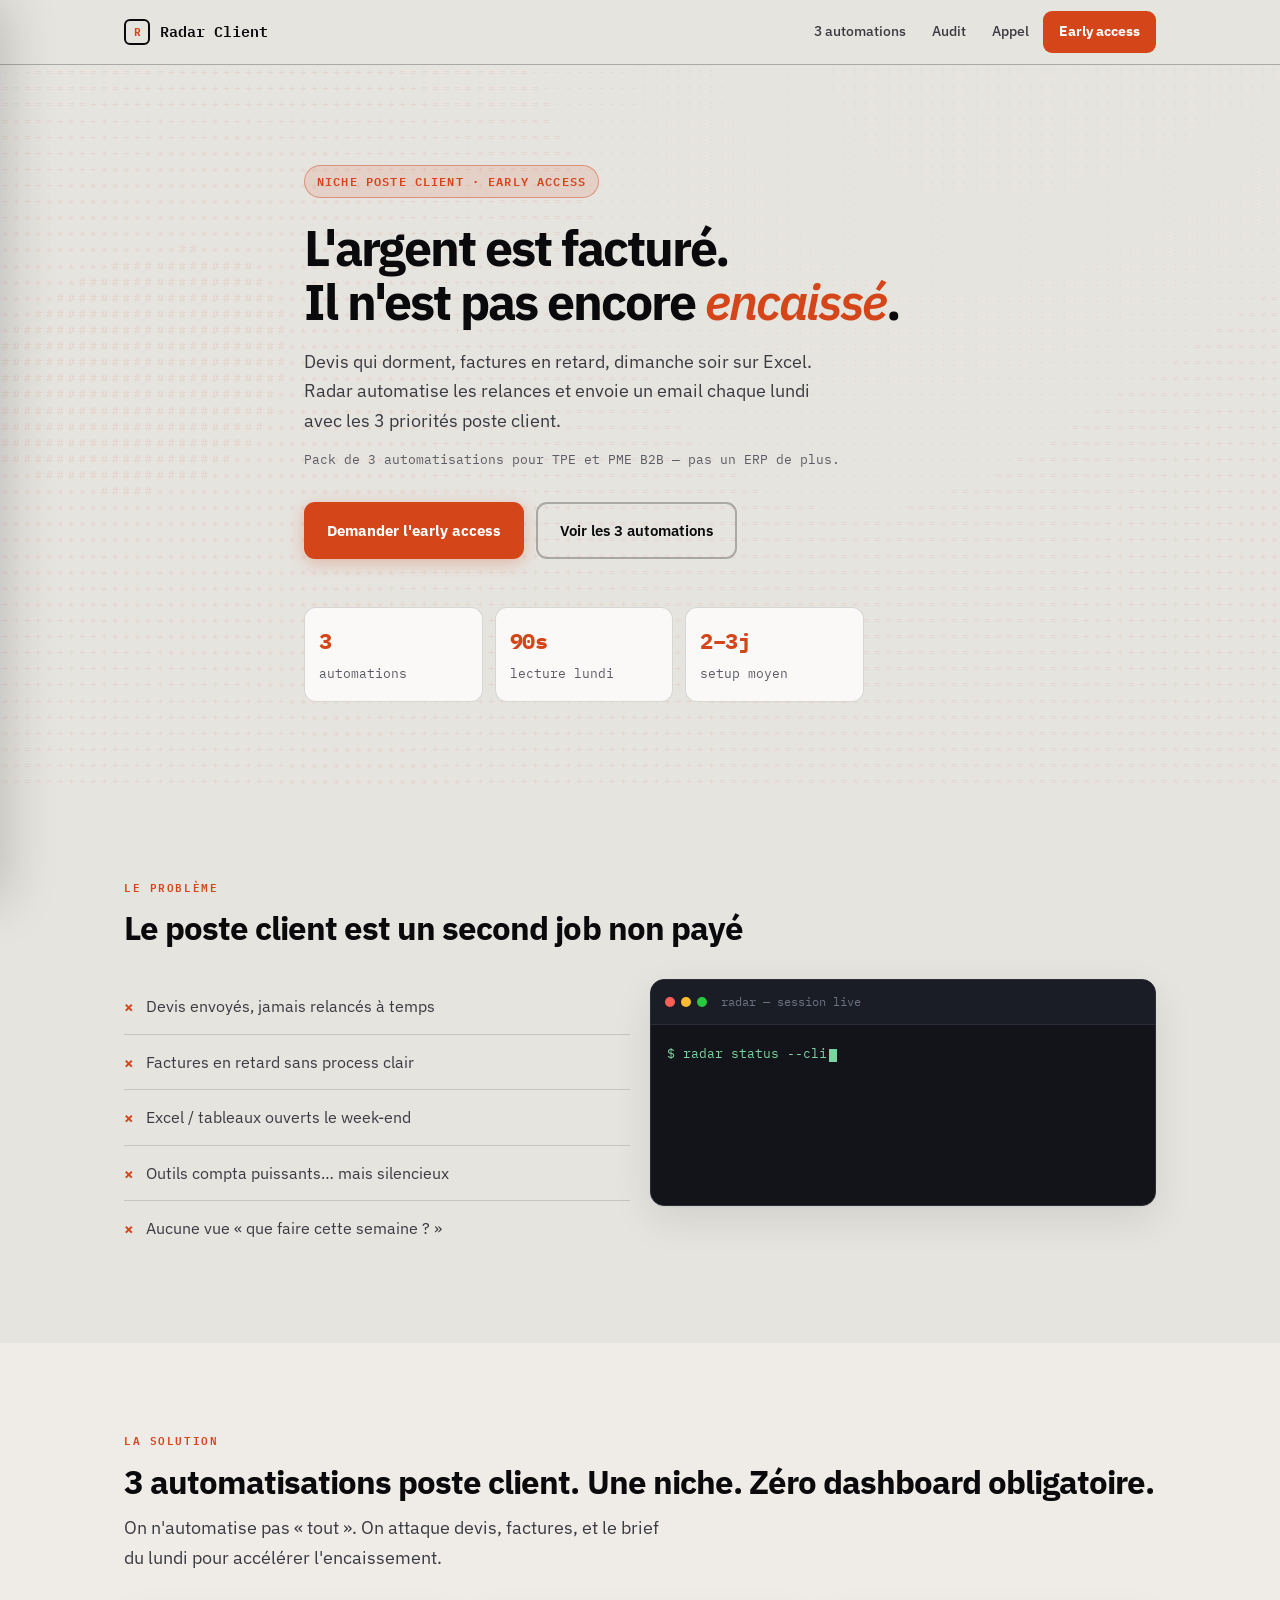
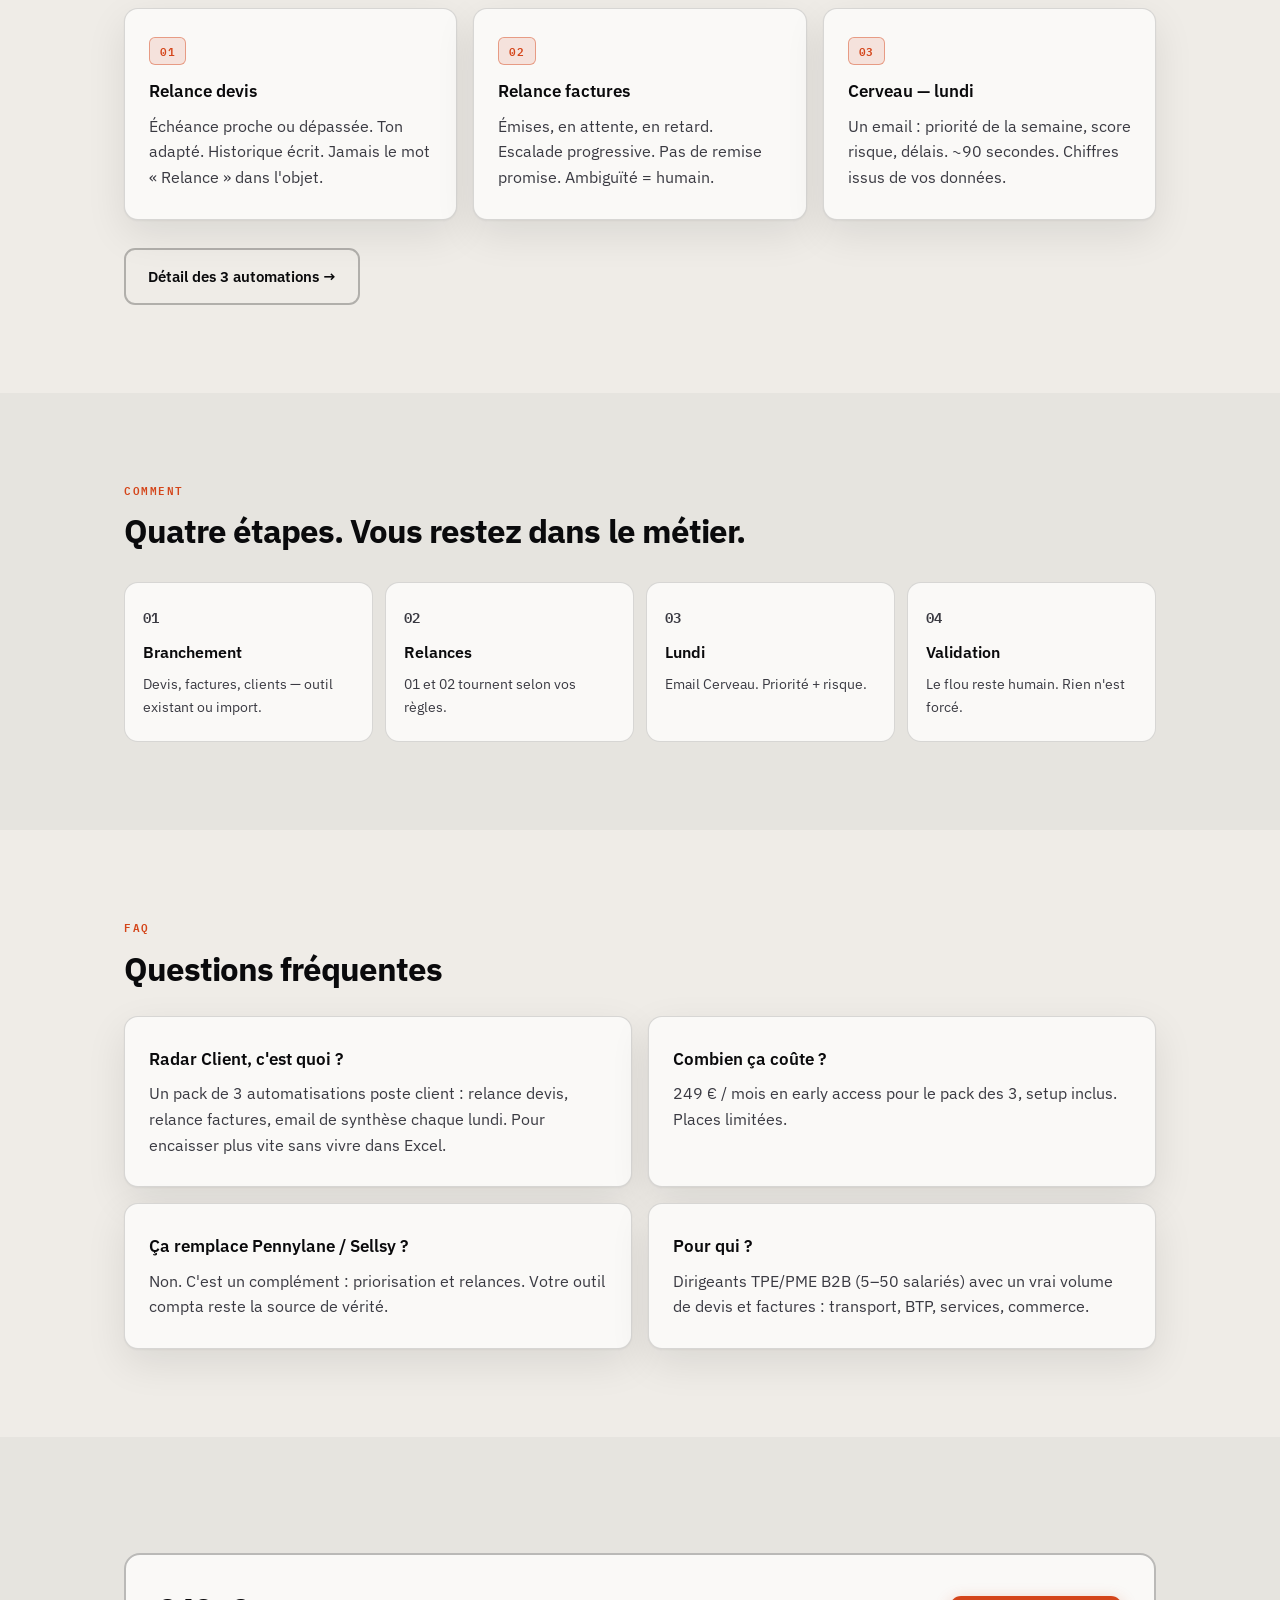
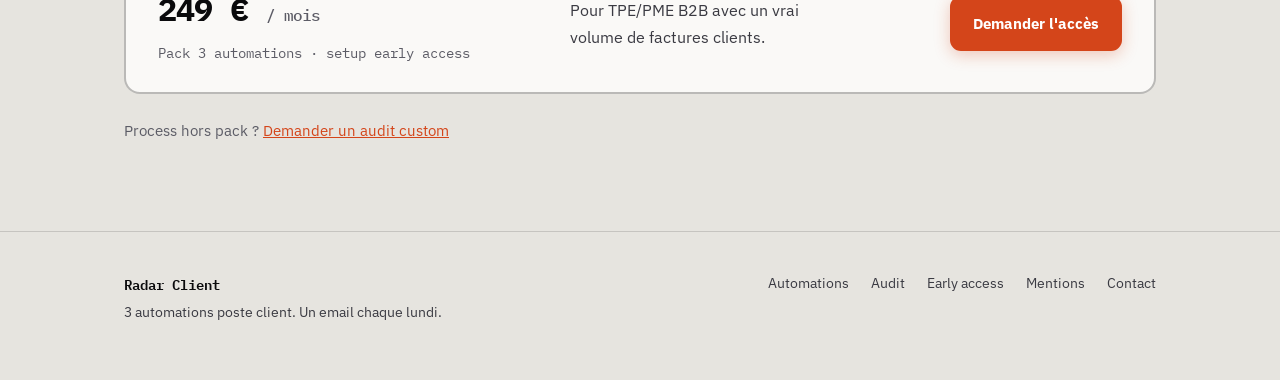
<file: index.html>
<!DOCTYPE html>
<html lang="fr">
<head>
<meta charset="UTF-8"/>
<meta name="viewport" content="width=device-width,initial-scale=1,viewport-fit=cover"/>
<meta name="google-site-verification" content="Mxa59PtpckSFsg2T9g4qWjKZbasbyhOnBjIvm" />
<title>Radar Client — Automatisation poste client TPE/PME B2B</title>
<meta name="description" content="Relance devis, relance factures et email du lundi. 3 automatisations pour encaisser plus vite sans Excel le week-end. Early access 249 €/mois."/>
<meta name="robots" content="index,follow,max-image-preview:large,max-snippet:-1,max-video-preview:-1"/>
<meta name="author" content="Radar Client"/>
<meta name="theme-color" content="#e6e4df"/>
<link rel="canonical" href="https://radar-client-weld.vercel.app/"/>
<link rel="alternate" hreflang="fr" href="https://radar-client-weld.vercel.app/"/>
<link rel="alternate" hreflang="x-default" href="https://radar-client-weld.vercel.app/"/>
<meta property="og:locale" content="fr_FR"/>
<meta property="og:type" content="website"/>
<meta property="og:site_name" content="Radar Client"/>
<meta property="og:title" content="Radar Client — Automatisation poste client TPE/PME B2B"/>
<meta property="og:description" content="Relance devis, relance factures et email du lundi. 3 automatisations pour encaisser plus vite sans Excel le week-end. Early access 249 €/mois."/>
<meta property="og:url" content="https://radar-client-weld.vercel.app/"/>
<meta property="og:image" content="https://radar-client-weld.vercel.app/og.svg"/>
<meta property="og:image:alt" content="Radar Client — automatisations poste client"/>
<meta name="twitter:card" content="summary_large_image"/>
<meta name="twitter:title" content="Radar Client — Automatisation poste client TPE/PME B2B"/>
<meta name="twitter:description" content="Relance devis, relance factures et email du lundi. Early access 249 €/mois."/>
<meta name="twitter:image" content="https://radar-client-weld.vercel.app/og.svg"/>
<link rel="icon" href="/favicon.svg" type="image/svg+xml"/>
<link rel="apple-touch-icon" href="/favicon.svg"/>
<link rel="preconnect" href="https://fonts.googleapis.com"/>
<link rel="preconnect" href="https://fonts.gstatic.com" crossorigin/>
<link href="https://fonts.googleapis.com/css2?family=IBM+Plex+Mono:wght@400;500;600&family=IBM+Plex+Sans:wght@400;500;600;700&display=swap" rel="stylesheet"/>
<link rel="stylesheet" href="/styles.css"/>
<script type="application/ld+json">{"@context":"https://schema.org","@type":"WebSite","name":"Radar Client","url":"https://radar-client-weld.vercel.app/","description":"Automatisations poste client pour TPE et PME B2B en France.","inLanguage":"fr-FR","publisher":{"@type":"Organization","name":"Radar Client","url":"https://radar-client-weld.vercel.app/","email":"radarcleintv3@gmail.com"}}</script>
<script type="application/ld+json">{"@context":"https://schema.org","@type":"SoftwareApplication","name":"Radar Client","applicationCategory":"BusinessApplication","operatingSystem":"Web","offers":{"@type":"Offer","price":"249","priceCurrency":"EUR","availability":"https://schema.org/OnlineOnly","description":"Pack 3 automatisations poste client — early access"},"description":"Relance devis, relance factures et email de synthèse hebdomadaire pour dirigeants TPE/PME B2B.","url":"https://radar-client-weld.vercel.app/","inLanguage":"fr-FR","provider":{"@type":"Organization","name":"Radar Client","email":"radarcleintv3@gmail.com"}}</script>
<script type="application/ld+json">{"@context":"https://schema.org","@type":"FAQPage","mainEntity":[{"@type":"Question","name":"Qu'est-ce que Radar Client ?","acceptedAnswer":{"@type":"Answer","text":"Radar Client est un pack de 3 automatisations pour le poste client des TPE et PME B2B : relance devis, relance factures, et un email de synthèse chaque lundi."}},{"@type":"Question","name":"Combien coûte Radar Client ?","acceptedAnswer":{"@type":"Answer","text":"Le pack des 3 automatisations est proposé à 249 € par mois en early access, setup inclus."}},{"@type":"Question","name":"Radar Client remplace-t-il Pennylane ou Sellsy ?","acceptedAnswer":{"@type":"Answer","text":"Non. Radar Client est un complément : il automatise les relances et la priorisation, pas la comptabilité complète."}},{"@type":"Question","name":"Pour qui est fait Radar Client ?","acceptedAnswer":{"@type":"Answer","text":"Dirigeants de TPE et PME B2B (environ 5 à 50 salariés) avec un volume réel de devis et factures clients : transport, BTP, services, commerce."}}]}</script>
</head>
<body>
<div class="nav-overlay" id="navOverlay" aria-hidden="true"></div>
<aside class="nav-drawer" id="navDrawer" aria-label="Menu">
  <p class="nav-drawer-label">Navigation</p>
  <a href="/" style="--i:0">Accueil</a>
  <a href="/automations.html" style="--i:1">3 automatisations</a>
  <a href="/audit.html" style="--i:2">Audit custom</a>
  <a href="/early-access.html" style="--i:3">Early access</a>
  <a href="/mentions.html" style="--i:4">Mentions légales</a>
  <a class="drawer-cta" href="/early-access.html" style="--i:5">Rejoindre l'early access</a>
  <div class="nav-drawer-foot">Radar Client · Early access</div>
</aside>
<nav>
  <div class="nav-inner">
    <a href="/" class="logo"><span class="logo-mark" aria-hidden="true">R</span> Radar Client</a>
    <button class="nav-toggle" type="button" id="navToggle" aria-label="Ouvrir le menu" aria-expanded="false"><span></span><span></span><span></span></button>
    <div class="nav-desk">
      <a href="/automations.html">3 automations</a>
      <a href="/audit.html">Audit</a>
      <a href="https://calendly.com/toujourspresent17/radar-client-appel-decouverte-20-min" target="_blank" rel="noopener">Appel</a>
      <a class="nav-cta" href="/early-access.html">Early access</a>
    </div>
  </div>
</nav>
<header class="hero">
  <div class="hero-bg" aria-hidden="true"><canvas id="matrix"></canvas></div>
  <div class="wrap hero-inner">
    <p class="eyebrow">Niche poste client · Early access</p>
    <h1>L'argent est facturé.<br>Il n'est pas encore <em>encaissé</em>.</h1>
    <p class="lead">Devis qui dorment, factures en retard, dimanche soir sur Excel. Radar automatise les relances et envoie un email chaque lundi avec les 3 priorités poste client.</p>
    <p class="hero-note">Pack de 3 automatisations pour TPE et PME B2B — pas un ERP de plus.</p>
    <div class="hero-actions">
      <a class="btn btn-primary" href="/early-access.html">Demander l'early access</a>
      <a class="btn btn-ghost" href="/automations.html">Voir les 3 automations</a>
    </div>
    <div class="hero-stats">
      <div class="stat"><div class="stat-n">3</div><div class="stat-l">automations</div></div>
      <div class="stat"><div class="stat-n">90s</div><div class="stat-l">lecture lundi</div></div>
      <div class="stat"><div class="stat-n">2–3j</div><div class="stat-l">setup moyen</div></div>
    </div>
  </div>
</header>
<main>
<section>
  <div class="wrap">
    <p class="section-label reveal">Le problème</p>
    <h2 class="reveal">Le poste client est un second job non payé</h2>
    <div class="problem" style="margin-top:32px">
      <ul class="problem-list reveal">
        <li><span class="x">×</span> Devis envoyés, jamais relancés à temps</li>
        <li><span class="x">×</span> Factures en retard sans process clair</li>
        <li><span class="x">×</span> Excel / tableaux ouverts le week-end</li>
        <li><span class="x">×</span> Outils compta puissants… mais silencieux</li>
        <li><span class="x">×</span> Aucune vue « que faire cette semaine ? »</li>
      </ul>
      <div class="terminal reveal reveal-d1" aria-label="Aperçu simulation Radar Client">
        <div class="term-bar"><span class="term-dot r"></span><span class="term-dot y"></span><span class="term-dot g"></span><span class="term-title">radar — session live</span></div>
        <div class="term-body" id="termType"></div>
      </div>
    </div>
  </div>
</section>
<section class="sec-soft">
  <div class="wrap">
    <p class="section-label reveal">La solution</p>
    <h2 class="reveal">3 automatisations poste client. Une niche. Zéro dashboard obligatoire.</h2>
    <p class="lead reveal" style="margin-bottom:36px">On n'automatise pas « tout ». On attaque devis, factures, et le brief du lundi pour accélérer l'encaissement.</p>
    <div class="grid-3">
      <article class="card reveal reveal-d1"><span class="badge">01</span><h3>Relance devis</h3><p>Échéance proche ou dépassée. Ton adapté. Historique écrit. Jamais le mot « Relance » dans l'objet.</p></article>
      <article class="card reveal reveal-d2"><span class="badge">02</span><h3>Relance factures</h3><p>Émises, en attente, en retard. Escalade progressive. Pas de remise promise. Ambiguïté = humain.</p></article>
      <article class="card reveal reveal-d3"><span class="badge">03</span><h3>Cerveau — lundi</h3><p>Un email : priorité de la semaine, score risque, délais. ~90 secondes. Chiffres issus de vos données.</p></article>
    </div>
    <p style="margin-top:28px" class="reveal"><a class="btn btn-ghost" href="/automations.html">Détail des 3 automations →</a></p>
  </div>
</section>
<section>
  <div class="wrap">
    <p class="section-label reveal">Comment</p>
    <h2 class="reveal">Quatre étapes. Vous restez dans le métier.</h2>
    <div class="steps" style="margin-top:32px">
      <div class="step reveal reveal-d1"><p class="step-n">01</p><h3>Branchement</h3><p>Devis, factures, clients — outil existant ou import.</p></div>
      <div class="step reveal reveal-d2"><p class="step-n">02</p><h3>Relances</h3><p>01 et 02 tournent selon vos règles.</p></div>
      <div class="step reveal reveal-d3"><p class="step-n">03</p><h3>Lundi</h3><p>Email Cerveau. Priorité + risque.</p></div>
      <div class="step reveal"><p class="step-n">04</p><h3>Validation</h3><p>Le flou reste humain. Rien n'est forcé.</p></div>
    </div>
  </div>
</section>
<section class="sec-soft" id="faq">
  <div class="wrap">
    <p class="section-label reveal">FAQ</p>
    <h2 class="reveal">Questions fréquentes</h2>
    <div class="grid-2" style="margin-top:28px">
      <article class="card reveal"><h3>Radar Client, c'est quoi ?</h3><p>Un pack de 3 automatisations poste client : relance devis, relance factures, email de synthèse chaque lundi. Pour encaisser plus vite sans vivre dans Excel.</p></article>
      <article class="card reveal reveal-d1"><h3>Combien ça coûte ?</h3><p>249 € / mois en early access pour le pack des 3, setup inclus. Places limitées.</p></article>
      <article class="card reveal"><h3>Ça remplace Pennylane / Sellsy ?</h3><p>Non. C'est un complément : priorisation et relances. Votre outil compta reste la source de vérité.</p></article>
      <article class="card reveal reveal-d1"><h3>Pour qui ?</h3><p>Dirigeants TPE/PME B2B (5–50 salariés) avec un vrai volume de devis et factures : transport, BTP, services, commerce.</p></article>
    </div>
  </div>
</section>
<section>
  <div class="wrap">
    <div class="price-box reveal">
      <div>
        <p class="amount">249 € <span>/ mois</span></p>
        <p style="margin-top:6px;color:var(--soft);font-size:.85rem;font-family:var(--mono)">Pack 3 automations · setup early access</p>
      </div>
      <p style="color:var(--muted);max-width:280px">Pour TPE/PME B2B avec un vrai volume de factures clients.</p>
      <a class="btn btn-primary" href="/early-access.html">Demander l'accès</a>
    </div>
    <p style="margin-top:24px;color:var(--soft);font-size:.95rem" class="reveal">Process hors pack ? <a href="/audit.html" style="color:var(--accent);text-decoration:underline">Demander un audit custom</a></p>
  </div>
</section>
</main>
<footer>
  <div class="wrap footer-inner">
    <div><div class="footer-brand">Radar Client</div><p>3 automations poste client. Un email chaque lundi.</p></div>
    <div class="footer-links">
      <a href="/automations.html">Automations</a>
      <a href="/audit.html">Audit</a>
      <a href="/early-access.html">Early access</a>
      <a href="/mentions.html">Mentions</a>
      <a href="mailto:radarcleintv3@gmail.com">Contact</a>
    </div>
  </div>
</footer>
<script src="/app.js"></script>
</body>
</html>
</file>
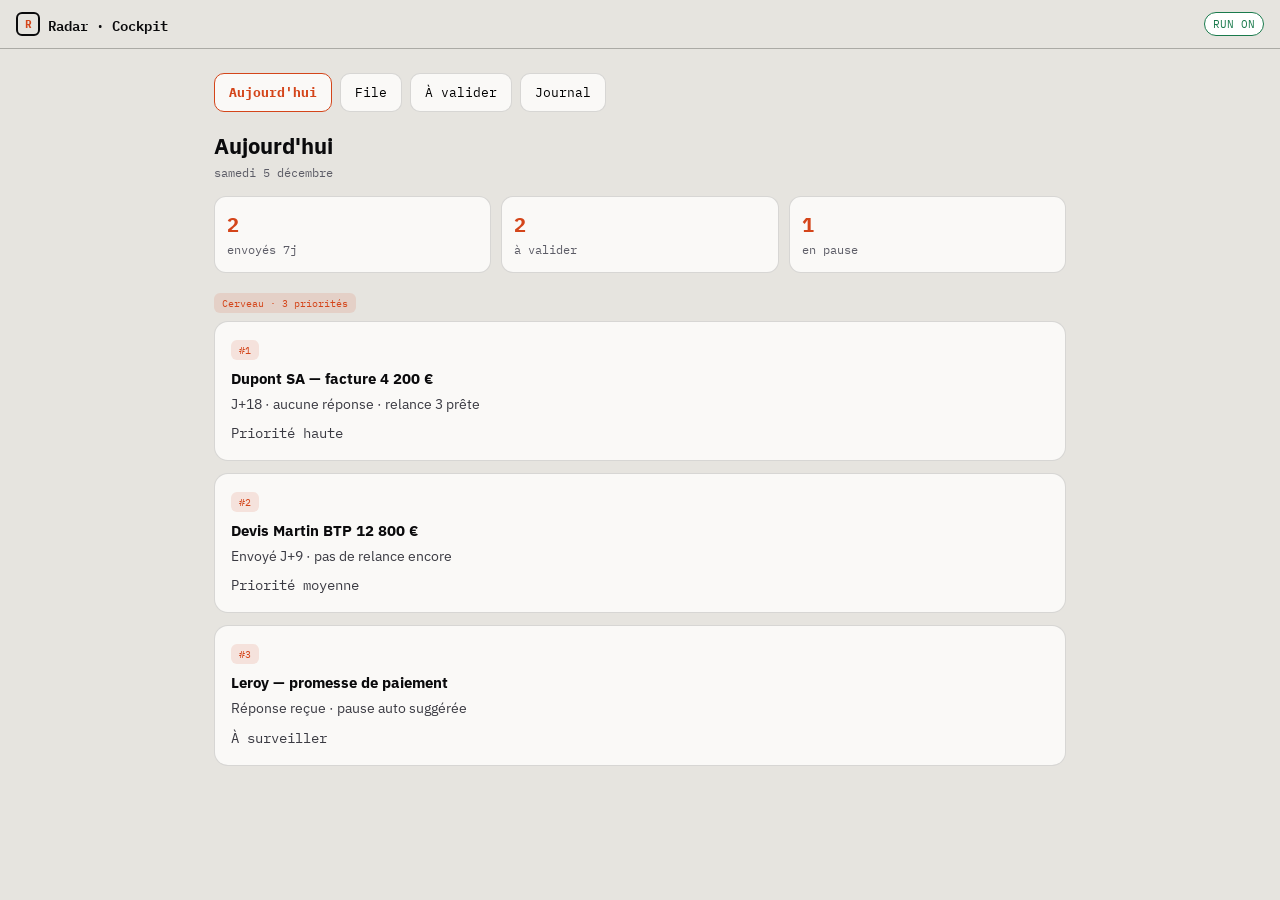
<file: app/index.html>
<!DOCTYPE html>
<html lang="fr">
<head>
<meta charset="UTF-8"/>
<meta name="viewport" content="width=device-width,initial-scale=1,viewport-fit=cover"/>
<meta name="robots" content="noindex"/>
<title>Cockpit — Radar Client</title>
<meta name="theme-color" content="#e6e4df"/>
<link href="https://fonts.googleapis.com/css2?family=IBM+Plex+Mono:wght@400;500;600&family=IBM+Plex+Sans:wght@400;500;600;700&display=swap" rel="stylesheet"/>
<style>
:root{--bg:#e6e4df;--surface:#faf9f7;--ink:#0a0a0c;--muted:#3a3a42;--soft:#5c5c66;--border:rgba(0,0,0,.14);--border-strong:rgba(0,0,0,.26);--accent:#d4451a;--ok:#1a7a4c;--warn:#b45309;--font:"IBM Plex Sans",system-ui,sans-serif;--mono:"IBM Plex Mono",ui-monospace,monospace}
*{box-sizing:border-box;margin:0;padding:0}
body{font-family:var(--font);background:var(--bg);color:var(--ink);min-height:100vh;padding-bottom:88px;-webkit-font-smoothing:antialiased}
a{color:inherit;text-decoration:none}
.app-top{position:sticky;top:0;z-index:40;background:rgba(230,228,223,.96);backdrop-filter:blur(12px);border-bottom:1.5px solid var(--border-strong);padding:12px 16px;display:flex;align-items:center;justify-content:space-between;gap:12px}
.brand{font-family:var(--mono);font-weight:600;font-size:.9rem;display:flex;align-items:center;gap:8px}
.mark{width:24px;height:24px;border:2px solid var(--ink);border-radius:6px;display:grid;place-items:center;font-size:11px;font-weight:700;color:var(--accent)}
.pill{font-family:var(--mono);font-size:.7rem;padding:4px 8px;border-radius:999px;background:#fff;border:1px solid var(--border)}
.pill.on{border-color:var(--ok);color:var(--ok)}
.pill.off{border-color:var(--accent);color:var(--accent)}
.wrap{max-width:720px;margin:0 auto;padding:16px}
.tabs{display:none}
.screen{display:none}.screen.active{display:block}
h1{font-size:1.35rem;margin:8px 0 4px}
.sub{font-family:var(--mono);font-size:.78rem;color:var(--soft);margin-bottom:16px}
.stats{display:grid;grid-template-columns:repeat(3,1fr);gap:10px;margin-bottom:18px}
.stat{background:var(--surface);border:1.5px solid var(--border);border-radius:12px;padding:14px 12px}
.stat b{display:block;font-family:var(--mono);font-size:1.25rem;color:var(--accent)}
.stat span{font-size:.75rem;color:var(--soft);font-family:var(--mono)}
.card{background:var(--surface);border:1.5px solid var(--border);border-radius:14px;padding:16px;margin-bottom:12px}
.card h3{font-size:.95rem;margin-bottom:6px}
.card p{font-size:.88rem;color:var(--muted);line-height:1.5}
.meta{font-family:var(--mono);font-size:.72rem;color:var(--soft);margin-top:8px}
.row{display:flex;gap:8px;flex-wrap:wrap;margin-top:12px}
.btn{border:none;border-radius:10px;padding:10px 14px;font-weight:600;font-size:.85rem;cursor:pointer;font-family:var(--font)}
.btn-primary{background:var(--accent);color:#fff}
.btn-ghost{background:transparent;border:1.5px solid var(--border-strong)}
.btn-ok{background:#d8f3e4;color:var(--ok)}
.btn-skip{background:#f3e8e6;color:var(--accent)}
.badge{display:inline-block;font-family:var(--mono);font-size:.65rem;padding:3px 8px;border-radius:6px;background:rgba(212,69,26,.12);color:var(--accent);margin-bottom:8px}
.badge.ok{background:#d8f3e4;color:var(--ok)}
.badge.warn{background:#fef3c7;color:var(--warn)}
.nav-bottom{position:fixed;bottom:0;left:0;right:0;background:var(--surface);border-top:1.5px solid var(--border-strong);display:grid;grid-template-columns:repeat(4,1fr);padding:8px 4px calc(8px + env(safe-area-inset-bottom));z-index:50}
.nav-bottom button{background:none;border:none;font-family:var(--mono);font-size:.68rem;padding:10px 4px;color:var(--soft);cursor:pointer}
.nav-bottom button.active{color:var(--accent);font-weight:700}
.empty{text-align:center;padding:32px 16px;color:var(--soft);font-size:.9rem}
.toast{position:fixed;bottom:90px;left:50%;transform:translateX(-50%);background:var(--ink);color:#fff;padding:10px 16px;border-radius:10px;font-size:.85rem;opacity:0;pointer-events:none;transition:.25s;z-index:60}
.toast.show{opacity:1}
@media(min-width:800px){
  body{padding-bottom:24px}
  .nav-bottom{display:none}
  .tabs{display:flex;gap:8px;margin-bottom:20px}
  .tabs button{border:1.5px solid var(--border);background:var(--surface);border-radius:10px;padding:10px 14px;font-family:var(--mono);font-size:.8rem;cursor:pointer}
  .tabs button.active{border-color:var(--accent);color:var(--accent);font-weight:700}
  .wrap{padding:24px;max-width:900px}
}
</style>
</head>
<body>
<header class="app-top">
  <div class="brand"><span class="mark">R</span> Radar · Cockpit</div>
  <button type="button" class="pill on" id="runToggle" title="Pause globale">RUN ON</button>
</header>
<main class="wrap">
  <div class="tabs" id="deskTabs">
    <button type="button" data-tab="today" class="active">Aujourd'hui</button>
    <button type="button" data-tab="queue">File</button>
    <button type="button" data-tab="validate">À valider</button>
    <button type="button" data-tab="journal">Journal</button>
  </div>

  <section class="screen active" id="screen-today">
    <h1>Aujourd'hui</h1>
    <p class="sub" id="todayDate"></p>
    <div class="stats">
      <div class="stat"><b id="sSent">0</b><span>envoyés 7j</span></div>
      <div class="stat"><b id="sPending">0</b><span>à valider</span></div>
      <div class="stat"><b id="sPaused">0</b><span>en pause</span></div>
    </div>
    <p class="badge">Cerveau · 3 priorités</p>
    <div id="priorities"></div>
  </section>

  <section class="screen" id="screen-queue">
    <h1>File d'attente</h1>
    <p class="sub">Relances prévues / envoyées</p>
    <div id="queueList"></div>
  </section>

  <section class="screen" id="screen-validate">
    <h1>À valider</h1>
    <p class="sub">Cas ambigus — décision humaine</p>
    <div id="validateList"></div>
  </section>

  <section class="screen" id="screen-journal">
    <h1>Journal</h1>
    <p class="sub">7 derniers jours</p>
    <div id="journalList"></div>
  </section>
</main>

<nav class="nav-bottom" id="mobileNav">
  <button type="button" data-tab="today" class="active">Aujourd'hui</button>
  <button type="button" data-tab="queue">File</button>
  <button type="button" data-tab="validate">Valider</button>
  <button type="button" data-tab="journal">Journal</button>
</nav>
<div class="toast" id="toast"></div>

<script>
(function(){
  var KEY='radar_cockpit_v1';
  function seed(){
    return {
      run:true,
      priorities:[
        {id:'p1',title:'Dupont SA — facture 4 200 €',detail:'J+18 · aucune réponse · relance 3 prête',level:'high'},
        {id:'p2',title:'Devis Martin BTP 12 800 €',detail:'Envoyé J+9 · pas de relance encore',level:'med'},
        {id:'p3',title:'Leroy — promesse de paiement',detail:'Réponse reçue · pause auto suggérée',level:'low'}
      ],
      queue:[
        {id:'q1',client:'Dupont SA',type:'facture',amount:'4200',status:'scheduled',when:'Aujourd\'hui 10:00'},
        {id:'q2',client:'Martin BTP',type:'devis',amount:'12800',status:'scheduled',when:'Aujourd\'hui 14:00'},
        {id:'q3',client:'Atelier Nord',type:'facture',amount:'890',status:'sent',when:'Hier 09:12'},
        {id:'q4',client:'Leroy',type:'facture',amount:'2100',status:'paused',when:'Pause client'}
      ],
      validate:[
        {id:'v1',client:'Leroy',reason:'Réponse: « on paie vendredi »',suggestion:'Pause 7 jours'},
        {id:'v2',client:'Gamma Log',reason:'Montant transaction ≠ facture (±2%)',suggestion:'Ne rien envoyer'}
      ],
      journal:[
        {t:'Hier 09:12',txt:'Relance facture envoyée — Atelier Nord 890 €'},
        {t:'Hier 09:14',txt:'Journal OK · Gmail id #a91'},
        {t:'Lun 07:01',txt:'Cerveau envoyé · 3 priorités'},
        {t:'Lun 10:22',txt:'Relance devis Martin BTP (niv.2)'}
      ]
    };
  }
  function load(){
    try{var d=JSON.parse(localStorage.getItem(KEY));if(d)return d;}catch(e){}
    var s=seed();localStorage.setItem(KEY,JSON.stringify(s));return s;
  }
  function save(d){localStorage.setItem(KEY,JSON.stringify(d));}
  var state=load();

  function toast(m){
    var el=document.getElementById('toast');
    el.textContent=m;el.classList.add('show');
    setTimeout(function(){el.classList.remove('show');},1800);
  }
  function tab(name){
    document.querySelectorAll('.screen').forEach(function(s){s.classList.toggle('active',s.id==='screen-'+name);});
    document.querySelectorAll('[data-tab]').forEach(function(b){b.classList.toggle('active',b.getAttribute('data-tab')===name);});
  }
  document.querySelectorAll('[data-tab]').forEach(function(b){
    b.addEventListener('click',function(){tab(b.getAttribute('data-tab'));});
  });

  function render(){
    document.getElementById('todayDate').textContent=new Date().toLocaleDateString('fr-FR',{weekday:'long',day:'numeric',month:'long'});
    var sent=state.journal.filter(function(j){return /envoy/i.test(j.txt);}).length;
    document.getElementById('sSent').textContent=String(sent||3);
    document.getElementById('sPending').textContent=String(state.validate.length);
    document.getElementById('sPaused').textContent=String(state.queue.filter(function(q){return q.status==='paused';}).length);
    var runBtn=document.getElementById('runToggle');
    runBtn.textContent=state.run?'RUN ON':'RUN OFF';
    runBtn.className='pill '+(state.run?'on':'off');

    var pr=document.getElementById('priorities');pr.innerHTML='';
    state.priorities.forEach(function(p,i){
      var c=document.createElement('div');c.className='card';
      c.innerHTML='<span class="badge">#'+(i+1)+'</span><h3></h3><p></p><p class="meta"></p>';
      c.querySelector('h3').textContent=p.title;
      c.querySelector('p').textContent=p.detail;
      c.querySelector('.meta').textContent=p.level==='high'?'Priorité haute':p.level==='med'?'Priorité moyenne':'À surveiller';
      pr.appendChild(c);
    });

    var ql=document.getElementById('queueList');ql.innerHTML='';
    state.queue.forEach(function(q){
      var c=document.createElement('div');c.className='card';
      var st=q.status==='sent'?'ok':q.status==='paused'?'warn':'';
      var label=q.status==='sent'?'Envoyé':q.status==='paused'?'Pause':'Programmé';
      c.innerHTML='<span class="badge '+st+'">'+label+'</span><h3></h3><p></p><div class="row"></div>';
      c.querySelector('h3').textContent=q.client+' · '+q.type+' '+q.amount+' €';
      c.querySelector('p').textContent=q.when;
      var row=c.querySelector('.row');
      if(q.status!=='paused'){
        var b=document.createElement('button');b.className='btn btn-ghost';b.textContent='Pause';
        b.onclick=function(){q.status='paused';q.when='Pause manuelle';save(state);render();toast('Pause · '+q.client);};
        row.appendChild(b);
      } else {
        var b2=document.createElement('button');b2.className='btn btn-ok';b2.textContent='Reprendre';
        b2.onclick=function(){q.status='scheduled';q.when='Repris';save(state);render();toast('Repris · '+q.client);};
        row.appendChild(b2);
      }
      ql.appendChild(c);
    });

    var vl=document.getElementById('validateList');vl.innerHTML='';
    if(!state.validate.length){vl.innerHTML='<div class="empty">Rien à valider. Radar tourne.</div>';}
    state.validate.forEach(function(v){
      var c=document.createElement('div');c.className='card';
      c.innerHTML='<span class="badge warn">Ambigu</span><h3></h3><p></p><p class="meta"></p><div class="row"></div>';
      c.querySelector('h3').textContent=v.client;
      c.querySelector('p').textContent=v.reason;
      c.querySelector('.meta').textContent='Suggestion : '+v.suggestion;
      var row=c.querySelector('.row');
      var ok=document.createElement('button');ok.className='btn btn-ok';ok.textContent='Valider';
      ok.onclick=function(){
        state.validate=state.validate.filter(function(x){return x.id!==v.id;});
        state.journal.unshift({t:'Maintenant',txt:'Validé · '+v.client+' · '+v.suggestion});
        save(state);render();toast('Validé');
      };
      var sk=document.createElement('button');sk.className='btn btn-skip';sk.textContent='Ignorer';
      sk.onclick=function(){
        state.validate=state.validate.filter(function(x){return x.id!==v.id;});
        state.journal.unshift({t:'Maintenant',txt:'Ignoré · '+v.client});
        save(state);render();toast('Ignoré');
      };
      row.appendChild(ok);row.appendChild(sk);
      vl.appendChild(c);
    });

    var jl=document.getElementById('journalList');jl.innerHTML='';
    state.journal.forEach(function(j){
      var c=document.createElement('div');c.className='card';
      c.innerHTML='<p class="meta"></p><p></p>';
      c.querySelector('.meta').textContent=j.t;
      c.querySelector('p').textContent=j.txt;
      jl.appendChild(c);
    });
  }

  document.getElementById('runToggle').onclick=function(){
    state.run=!state.run;save(state);render();
    toast(state.run?'Automatisations actives':'Pause globale');
  };
  render();
})();
</script>
</body>
</html>
</file>
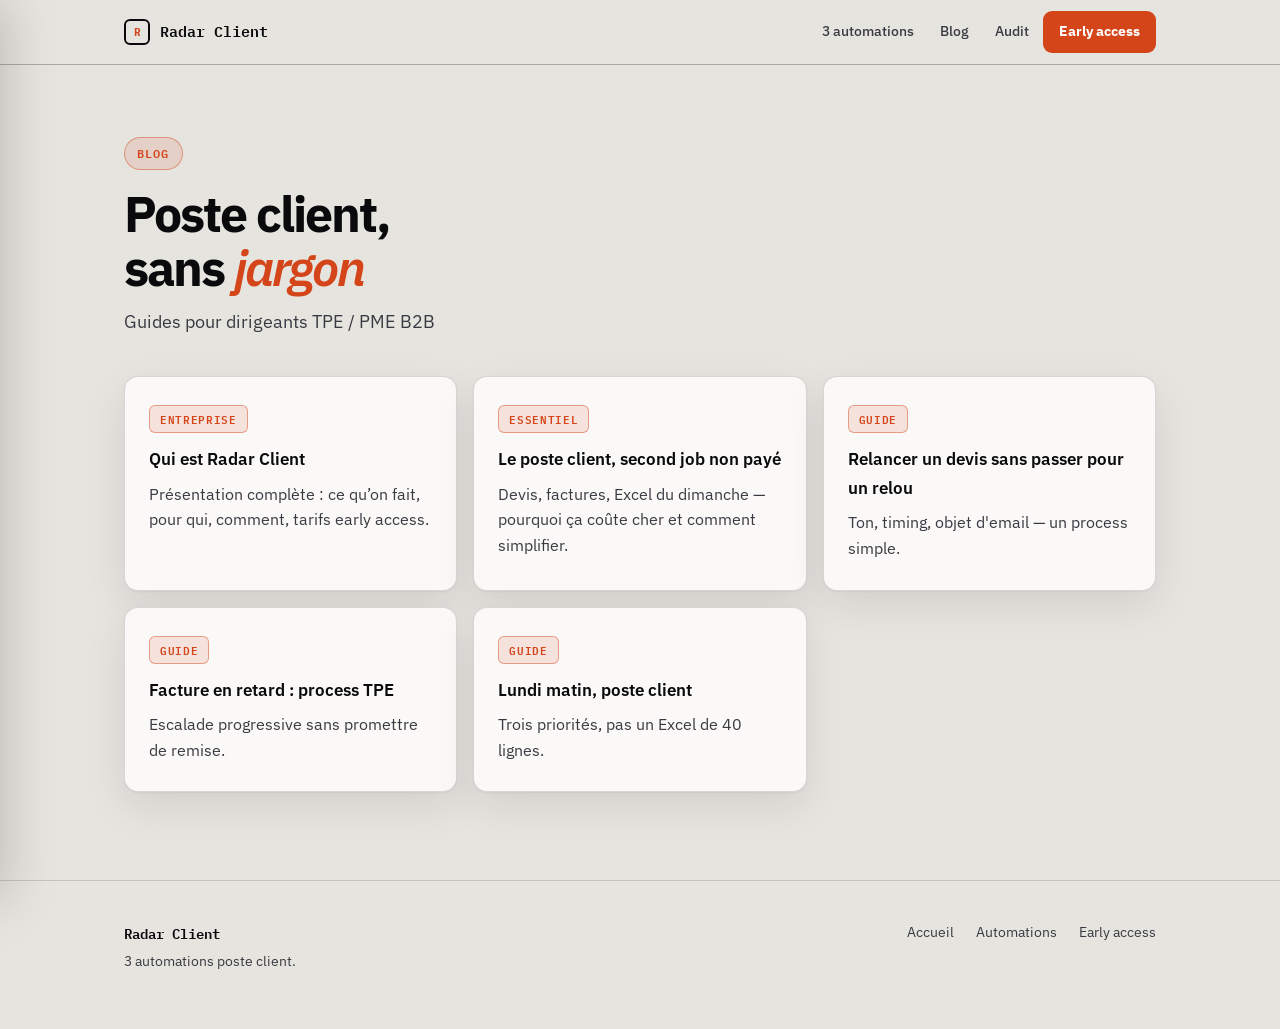
<file: blog/index.html>
<!DOCTYPE html>
<html lang="fr">
<head>
<meta charset="UTF-8"/>
<meta name="viewport" content="width=device-width,initial-scale=1,viewport-fit=cover"/>
<title>Blog poste client — Radar Client</title>
<meta name="description" content="Guides pratiques pour dirigeants TPE/PME : relance devis, factures en retard, priorités du lundi."/>
<meta name="robots" content="index,follow"/>
<link rel="canonical" href="https://radar-client-weld.vercel.app/blog/"/>
<meta property="og:locale" content="fr_FR"/>
<meta property="og:type" content="website"/>
<meta property="og:title" content="Blog poste client — Radar Client"/>
<meta property="og:description" content="Guides pratiques pour dirigeants TPE/PME."/>
<meta property="og:url" content="https://radar-client-weld.vercel.app/blog/"/>
<meta property="og:image" content="https://radar-client-weld.vercel.app/og.svg"/>
<link rel="icon" href="/favicon.svg" type="image/svg+xml"/>
<link href="https://fonts.googleapis.com/css2?family=IBM+Plex+Mono:wght@400;500;600&family=IBM+Plex+Sans:wght@400;500;600;700&display=swap" rel="stylesheet"/>
<link rel="stylesheet" href="/styles.css"/>
</head>
<body>
<div class="nav-overlay" id="navOverlay"></div>
<aside class="nav-drawer" id="navDrawer" aria-label="Menu">
  <p class="nav-drawer-label">Navigation</p>
  <a href="/" style="--i:0">Accueil</a>
  <a href="/automations.html" style="--i:1">3 automatisations</a>
  <a href="/blog/" style="--i:2">Blog</a>
  <a href="/audit.html" style="--i:3">Audit</a>
  <a href="/early-access.html" style="--i:4">Early access</a>
  <a class="drawer-cta" href="/early-access.html" style="--i:5">Early access</a>
</aside>
<nav>
  <div class="nav-inner">
    <a href="/" class="logo"><span class="logo-mark" aria-hidden="true">R</span> Radar Client</a>
    <button class="nav-toggle" type="button" id="navToggle" aria-label="Ouvrir le menu" aria-expanded="false"><span></span><span></span><span></span></button>
    <div class="nav-desk">
      <a href="/automations.html">3 automations</a>
      <a href="/blog/">Blog</a>
      <a href="/audit.html">Audit</a>
      <a class="nav-cta" href="/early-access.html">Early access</a>
    </div>
  </div>
</nav>
<main>
<section style="padding:72px 0 88px">
  <div class="wrap">
    <p class="eyebrow">Blog</p>
    <h1 style="margin-top:16px">Poste client,<br>sans <em>jargon</em></h1>
    <p class="lead" style="margin-top:12px">Guides pour dirigeants TPE / PME B2B</p>
    <div class="grid-3" style="margin-top:40px">
      <a class="card" href="/blog/qui-est-radar-client.html" style="display:block;color:inherit;text-decoration:none">
        <span class="badge">Entreprise</span>
        <h3>Qui est Radar Client</h3>
        <p>Présentation complète : ce qu’on fait, pour qui, comment, tarifs early access.</p>
      </a>
      <a class="card" href="/blog/poste-client-second-job.html" style="display:block;color:inherit;text-decoration:none">
        <span class="badge">Essentiel</span>
        <h3>Le poste client, second job non payé</h3>
        <p>Devis, factures, Excel du dimanche — pourquoi ça coûte cher et comment simplifier.</p>
      </a>
      <a class="card" href="/blog/relancer-un-devis.html" style="display:block;color:inherit;text-decoration:none">
        <span class="badge">Guide</span>
        <h3>Relancer un devis sans passer pour un relou</h3>
        <p>Ton, timing, objet d'email — un process simple.</p>
      </a>
      <a class="card" href="/blog/facture-en-retard.html" style="display:block;color:inherit;text-decoration:none">
        <span class="badge">Guide</span>
        <h3>Facture en retard : process TPE</h3>
        <p>Escalade progressive sans promettre de remise.</p>
      </a>
      <a class="card" href="/blog/lundi-matin-poste-client.html" style="display:block;color:inherit;text-decoration:none">
        <span class="badge">Guide</span>
        <h3>Lundi matin, poste client</h3>
        <p>Trois priorités, pas un Excel de 40 lignes.</p>
      </a>
    </div>
  </div>
</section>
</main>
<footer>
  <div class="wrap footer-inner">
    <div><div class="footer-brand">Radar Client</div><p>3 automations poste client.</p></div>
    <div class="footer-links">
      <a href="/">Accueil</a>
      <a href="/automations.html">Automations</a>
      <a href="/early-access.html">Early access</a>
    </div>
  </div>
</footer>
<script src="/app.js"></script>
</body>
</html>
</file>
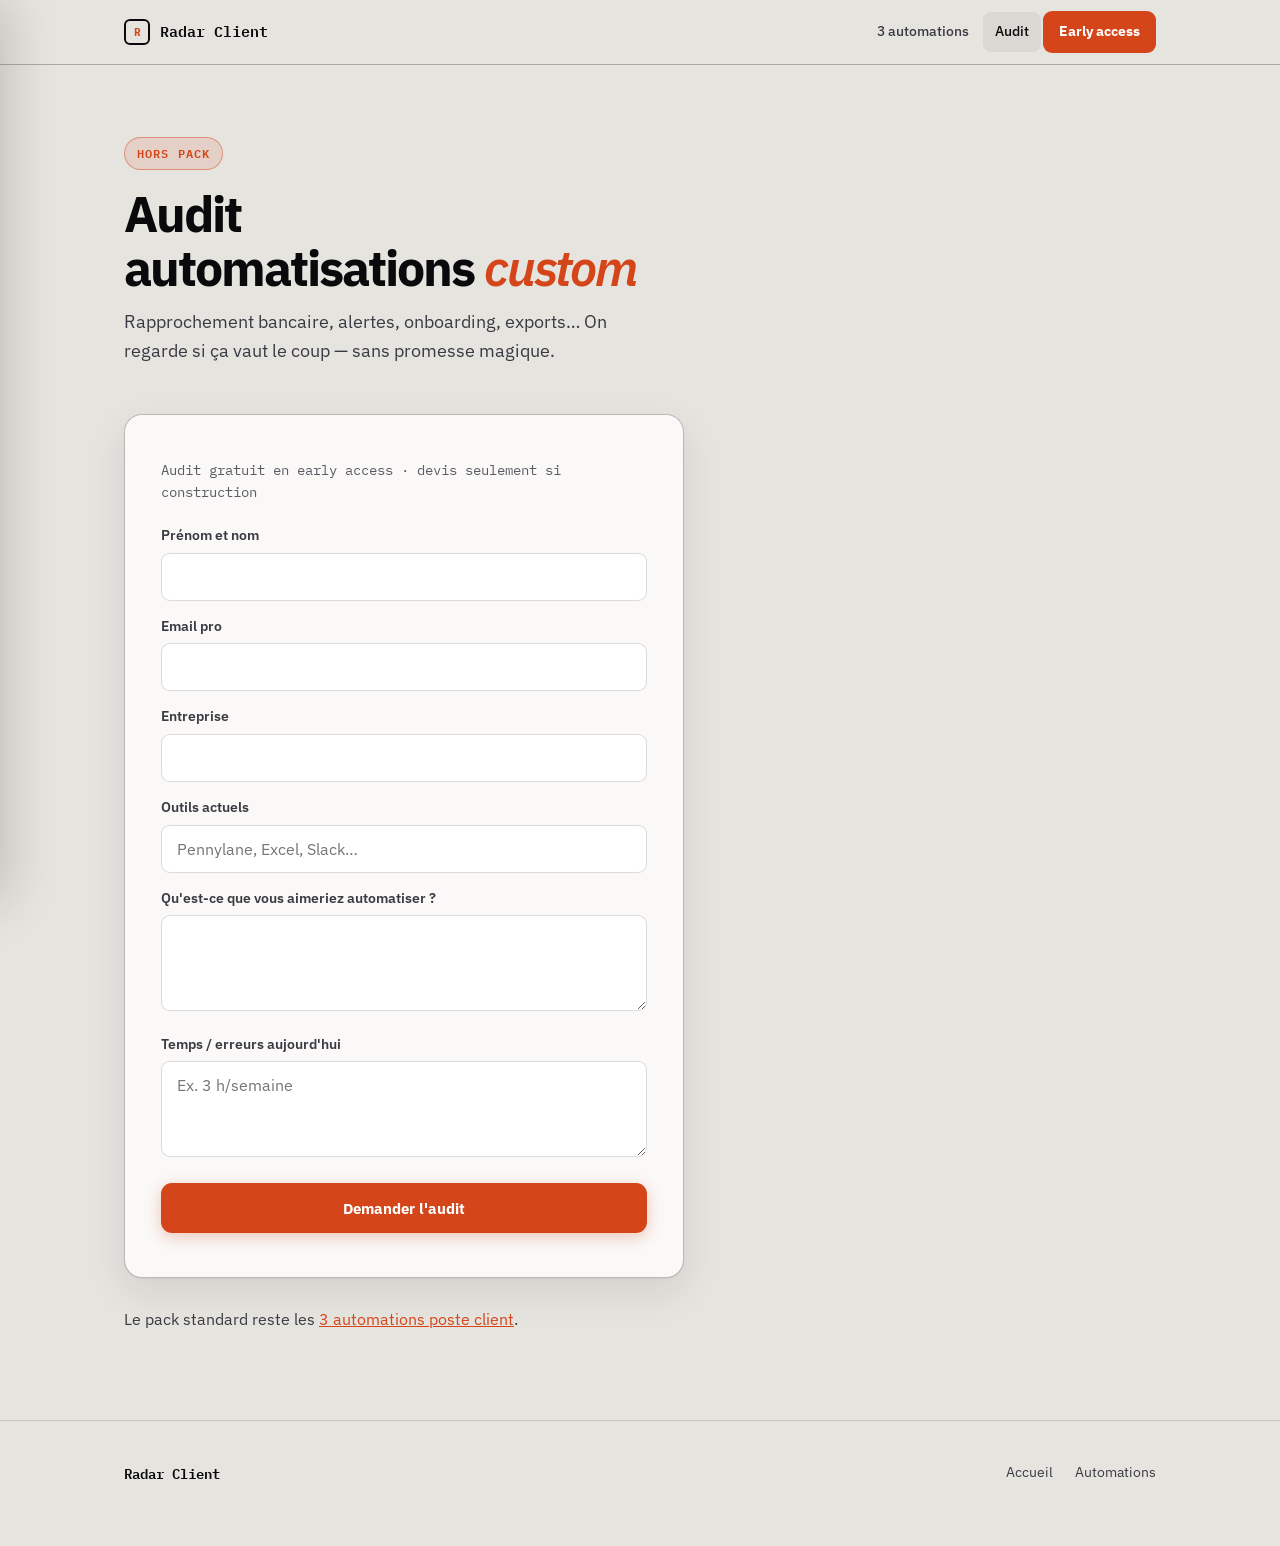
<file: audit.html>
<!DOCTYPE html>
<html lang="fr">
<head>
<meta charset="UTF-8"/>
<meta name="viewport" content="width=device-width,initial-scale=1,viewport-fit=cover"/>
<title>Audit automatisations custom — Radar Client</title>
<meta name="description" content="Audit gratuit de vos process à automatiser (rapprochement bancaire, alertes, exports). Hors pack des 3 automatisations poste client."/>
<meta name="robots" content="index,follow"/>
<link rel="canonical" href="https://radar-client-weld.vercel.app/audit.html"/>
<meta property="og:title" content="Audit automatisations custom — Radar Client"/>
<meta property="og:description" content="Audit gratuit de process custom. Devis uniquement si construction."/>
<meta property="og:url" content="https://radar-client-weld.vercel.app/audit.html"/>
<meta property="og:image" content="https://radar-client-weld.vercel.app/og.svg"/>
<meta property="og:locale" content="fr_FR"/>
<link rel="icon" href="/favicon.svg" type="image/svg+xml"/>
<link href="https://fonts.googleapis.com/css2?family=IBM+Plex+Mono:wght@400;500;600&family=IBM+Plex+Sans:wght@400;500;600;700&display=swap" rel="stylesheet"/>
<link rel="stylesheet" href="/styles.css"/>
</head>
<body>
<div class="nav-overlay" id="navOverlay"></div>
<aside class="nav-drawer" id="navDrawer" aria-label="Menu">
  <p class="nav-drawer-label">Navigation</p>
  <a href="/" style="--i:0">Accueil</a>
  <a href="/automations.html" style="--i:1">3 automatisations</a>
  <a href="/audit.html" style="--i:2">Audit custom</a>
  <a href="/early-access.html" style="--i:3">Early access</a>
  <a class="drawer-cta" href="/early-access.html" style="--i:4">Early access</a>
</aside>
<nav><div class="nav-inner"><a href="/" class="logo"><span class="logo-mark" aria-hidden="true">R</span> Radar Client</a>
<button class="nav-toggle" type="button" id="navToggle" aria-label="Ouvrir le menu" aria-expanded="false"><span></span><span></span><span></span></button>
<div class="nav-desk"><a href="/automations.html">3 automations</a><a href="/audit.html" class="active">Audit</a><a class="nav-cta" href="/early-access.html">Early access</a></div></div></nav>
<main>
<div class="page-head"><div class="wrap">
  <p class="eyebrow">Hors pack</p>
  <h1 style="margin-top:16px">Audit<br>automatisations <em>custom</em></h1>
  <p class="lead">Rapprochement bancaire, alertes, onboarding, exports… On regarde si ça vaut le coup — sans promesse magique.</p>
</div></div>
<section style="padding-top:8px"><div class="wrap">
  <div class="panel reveal">
    <p style="color:var(--soft);font-family:var(--mono);font-size:.85rem;margin-bottom:20px">Audit gratuit en early access · devis seulement si construction</p>
    <form class="form" action="https://formsubmit.co/a60d117dd60c9fa5b6931e8608d5826e" method="POST">
      <input type="hidden" name="_subject" value="Audit automatisations custom — Radar Client"/>
      <input type="hidden" name="_captcha" value="false"/>
      <input type="hidden" name="_template" value="table"/>
      <input type="hidden" name="_next" value="https://radar-client-weld.vercel.app/audit.html?sent=audit"/>
      <input type="text" name="_honey" class="hp" tabindex="-1" autocomplete="off"/>
      <div><label for="a-name">Prénom et nom</label><input id="a-name" name="name" required maxlength="120"/></div>
      <div><label for="a-email">Email pro</label><input id="a-email" name="email" type="email" required maxlength="200"/></div>
      <div><label for="a-company">Entreprise</label><input id="a-company" name="company" required maxlength="120"/></div>
      <div><label for="a-tools">Outils actuels</label><input id="a-tools" name="tools" maxlength="200" placeholder="Pennylane, Excel, Slack…"/></div>
      <div><label for="a-need">Qu'est-ce que vous aimeriez automatiser ?</label><textarea id="a-need" name="need" required maxlength="2500"></textarea></div>
      <div><label for="a-pain">Temps / erreurs aujourd'hui</label><textarea id="a-pain" name="pain" maxlength="1500" placeholder="Ex. 3 h/semaine"></textarea></div>
      <button type="submit" class="btn btn-primary">Demander l'audit</button>
    </form>
  </div>
  <p style="margin-top:28px;color:var(--muted)" class="reveal">Le pack standard reste les <a href="/automations.html" style="color:var(--accent);text-decoration:underline">3 automations poste client</a>.</p>
</div></section>
</main>
<footer><div class="wrap footer-inner"><div><div class="footer-brand">Radar Client</div></div><div class="footer-links"><a href="/">Accueil</a><a href="/automations.html">Automations</a></div></div></footer>
<script src="/app.js"></script>
</body></html>
</file>
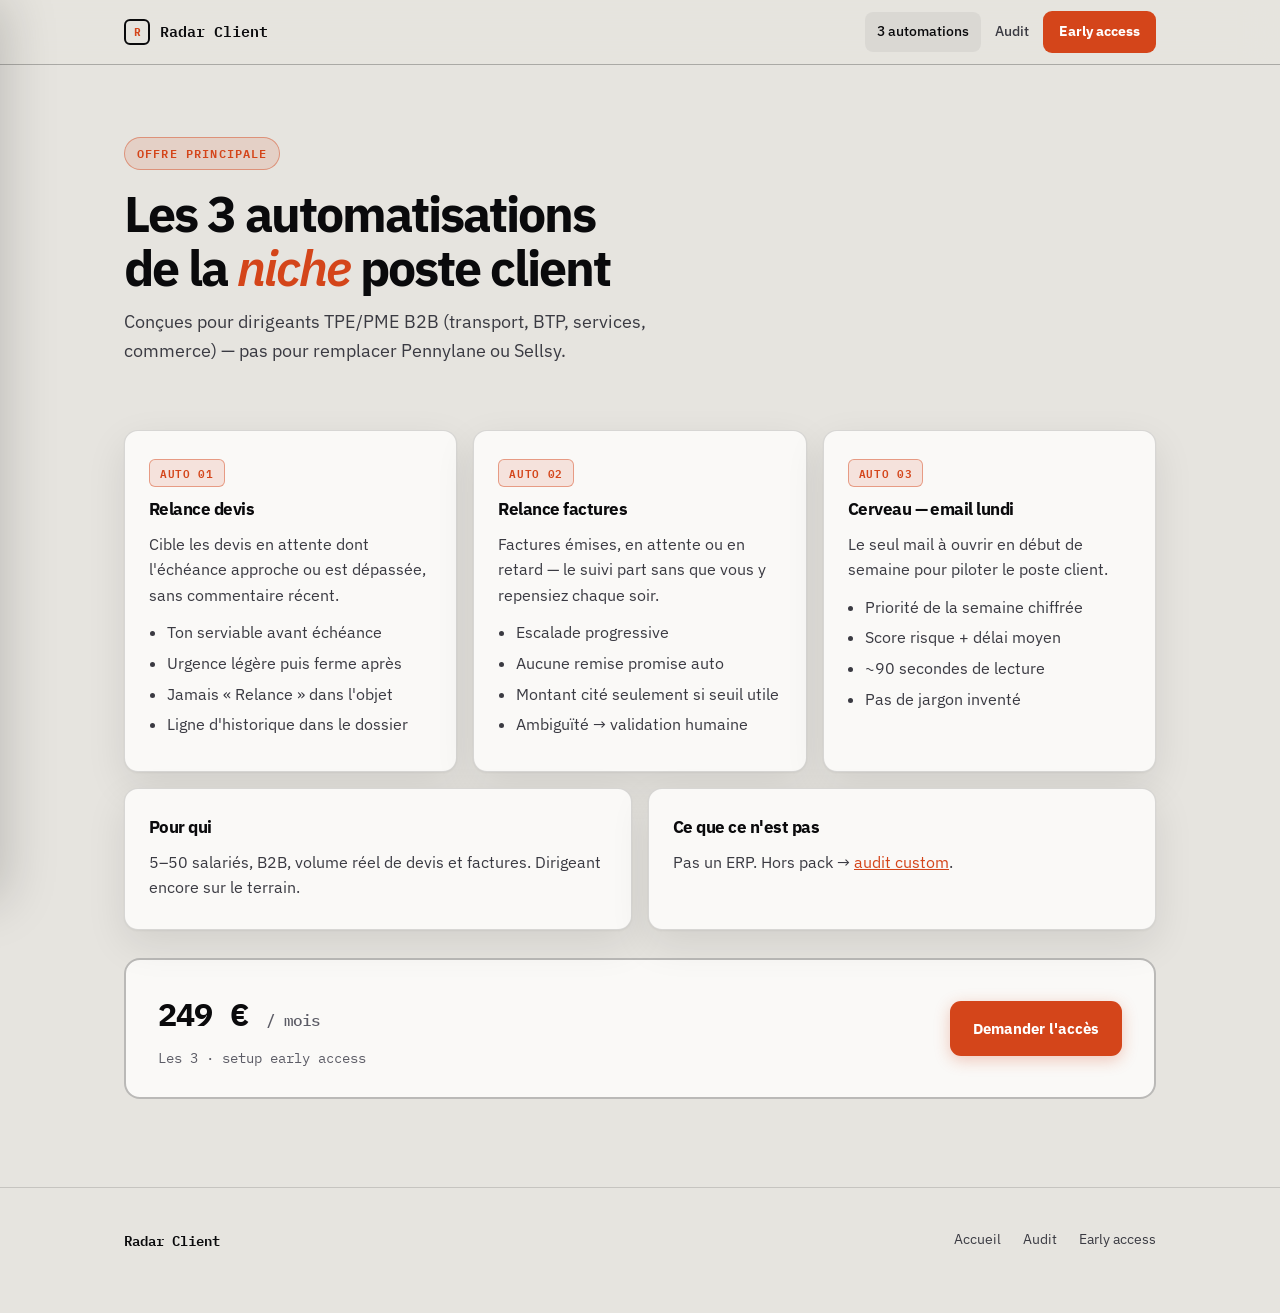
<file: automations.html>
<!DOCTYPE html>
<html lang="fr">
<head>
<meta charset="UTF-8"/>
<meta name="viewport" content="width=device-width,initial-scale=1,viewport-fit=cover"/>
<title>3 automatisations poste client — Relance devis, factures, email lundi | Radar Client</title>
<meta name="description" content="Détail du pack Radar Client : relance devis automatique, relance factures, synthèse hebdomadaire. 249 €/mois pour TPE/PME B2B."/>
<meta name="robots" content="index,follow"/>
<link rel="canonical" href="https://radar-client-weld.vercel.app/automations.html"/>
<link rel="alternate" hreflang="fr" href="https://radar-client-weld.vercel.app/automations.html"/>
<meta property="og:locale" content="fr_FR"/>
<meta property="og:type" content="website"/>
<meta property="og:site_name" content="Radar Client"/>
<meta property="og:title" content="3 automatisations poste client | Radar Client"/>
<meta property="og:description" content="Relance devis, relance factures, email du lundi. Pack 249 €/mois."/>
<meta property="og:url" content="https://radar-client-weld.vercel.app/automations.html"/>
<meta property="og:image" content="https://radar-client-weld.vercel.app/og.svg"/>
<meta name="twitter:card" content="summary_large_image"/>
<link rel="icon" href="/favicon.svg" type="image/svg+xml"/>
<link rel="preconnect" href="https://fonts.googleapis.com"/>
<link rel="preconnect" href="https://fonts.gstatic.com" crossorigin/>
<link href="https://fonts.googleapis.com/css2?family=IBM+Plex+Mono:wght@400;500;600&family=IBM+Plex+Sans:wght@400;500;600;700&display=swap" rel="stylesheet"/>
<link rel="stylesheet" href="/styles.css"/>
<script type="application/ld+json">{"@context":"https://schema.org","@type":"WebPage","name":"3 automatisations poste client","url":"https://radar-client-weld.vercel.app/automations.html","isPartOf":{"@type":"WebSite","name":"Radar Client","url":"https://radar-client-weld.vercel.app/"},"inLanguage":"fr-FR"}</script>
</head>
<body>
<div class="nav-overlay" id="navOverlay"></div>
<aside class="nav-drawer" id="navDrawer" aria-label="Menu">
  <p class="nav-drawer-label">Navigation</p>
  <a href="/" style="--i:0">Accueil</a>
  <a href="/automations.html" style="--i:1">3 automatisations</a>
  <a href="/audit.html" style="--i:2">Audit custom</a>
  <a href="/early-access.html" style="--i:3">Early access</a>
  <a class="drawer-cta" href="/early-access.html" style="--i:4">Early access</a>
</aside>
<nav>
  <div class="nav-inner">
    <a href="/" class="logo"><span class="logo-mark" aria-hidden="true">R</span> Radar Client</a>
    <button class="nav-toggle" type="button" id="navToggle" aria-label="Ouvrir le menu" aria-expanded="false"><span></span><span></span><span></span></button>
    <div class="nav-desk">
      <a href="/automations.html" class="active">3 automations</a>
      <a href="/audit.html">Audit</a>
      <a class="nav-cta" href="/early-access.html">Early access</a>
    </div>
  </div>
</nav>
<main>
<div class="page-head"><div class="wrap">
  <p class="eyebrow">Offre principale</p>
  <h1 style="margin-top:16px">Les 3 automatisations<br>de la <em>niche</em> poste client</h1>
  <p class="lead">Conçues pour dirigeants TPE/PME B2B (transport, BTP, services, commerce) — pas pour remplacer Pennylane ou Sellsy.</p>
</div></div>
<section style="padding-top:24px"><div class="wrap">
  <div class="grid-3">
    <article class="card reveal"><span class="badge">Auto 01</span><h2 style="font-size:1.08rem">Relance devis</h2><p>Cible les devis en attente dont l'échéance approche ou est dépassée, sans commentaire récent.</p><ul><li>Ton serviable avant échéance</li><li>Urgence légère puis ferme après</li><li>Jamais « Relance » dans l'objet</li><li>Ligne d'historique dans le dossier</li></ul></article>
    <article class="card reveal reveal-d1"><span class="badge">Auto 02</span><h2 style="font-size:1.08rem">Relance factures</h2><p>Factures émises, en attente ou en retard — le suivi part sans que vous y repensiez chaque soir.</p><ul><li>Escalade progressive</li><li>Aucune remise promise auto</li><li>Montant cité seulement si seuil utile</li><li>Ambiguïté → validation humaine</li></ul></article>
    <article class="card reveal reveal-d2"><span class="badge">Auto 03</span><h2 style="font-size:1.08rem">Cerveau — email lundi</h2><p>Le seul mail à ouvrir en début de semaine pour piloter le poste client.</p><ul><li>Priorité de la semaine chiffrée</li><li>Score risque + délai moyen</li><li>~90 secondes de lecture</li><li>Pas de jargon inventé</li></ul></article>
  </div>
  <div class="grid-2" style="margin-top:16px">
    <article class="card reveal"><h2 style="font-size:1.08rem">Pour qui</h2><p>5–50 salariés, B2B, volume réel de devis et factures. Dirigeant encore sur le terrain.</p></article>
    <article class="card reveal reveal-d1"><h2 style="font-size:1.08rem">Ce que ce n'est pas</h2><p>Pas un ERP. Hors pack → <a href="/audit.html" style="color:var(--accent);text-decoration:underline">audit custom</a>.</p></article>
  </div>
  <div class="price-box reveal">
    <div><p class="amount">249 € <span>/ mois</span></p><p style="margin-top:6px;color:var(--soft);font-size:.85rem;font-family:var(--mono)">Les 3 · setup early access</p></div>
    <a class="btn btn-primary" href="/early-access.html">Demander l'accès</a>
  </div>
</div></section>
</main>
<footer><div class="wrap footer-inner"><div><div class="footer-brand">Radar Client</div></div><div class="footer-links"><a href="/">Accueil</a><a href="/audit.html">Audit</a><a href="/early-access.html">Early access</a></div></div></footer>
<script src="/app.js"></script>
</body></html>
</file>
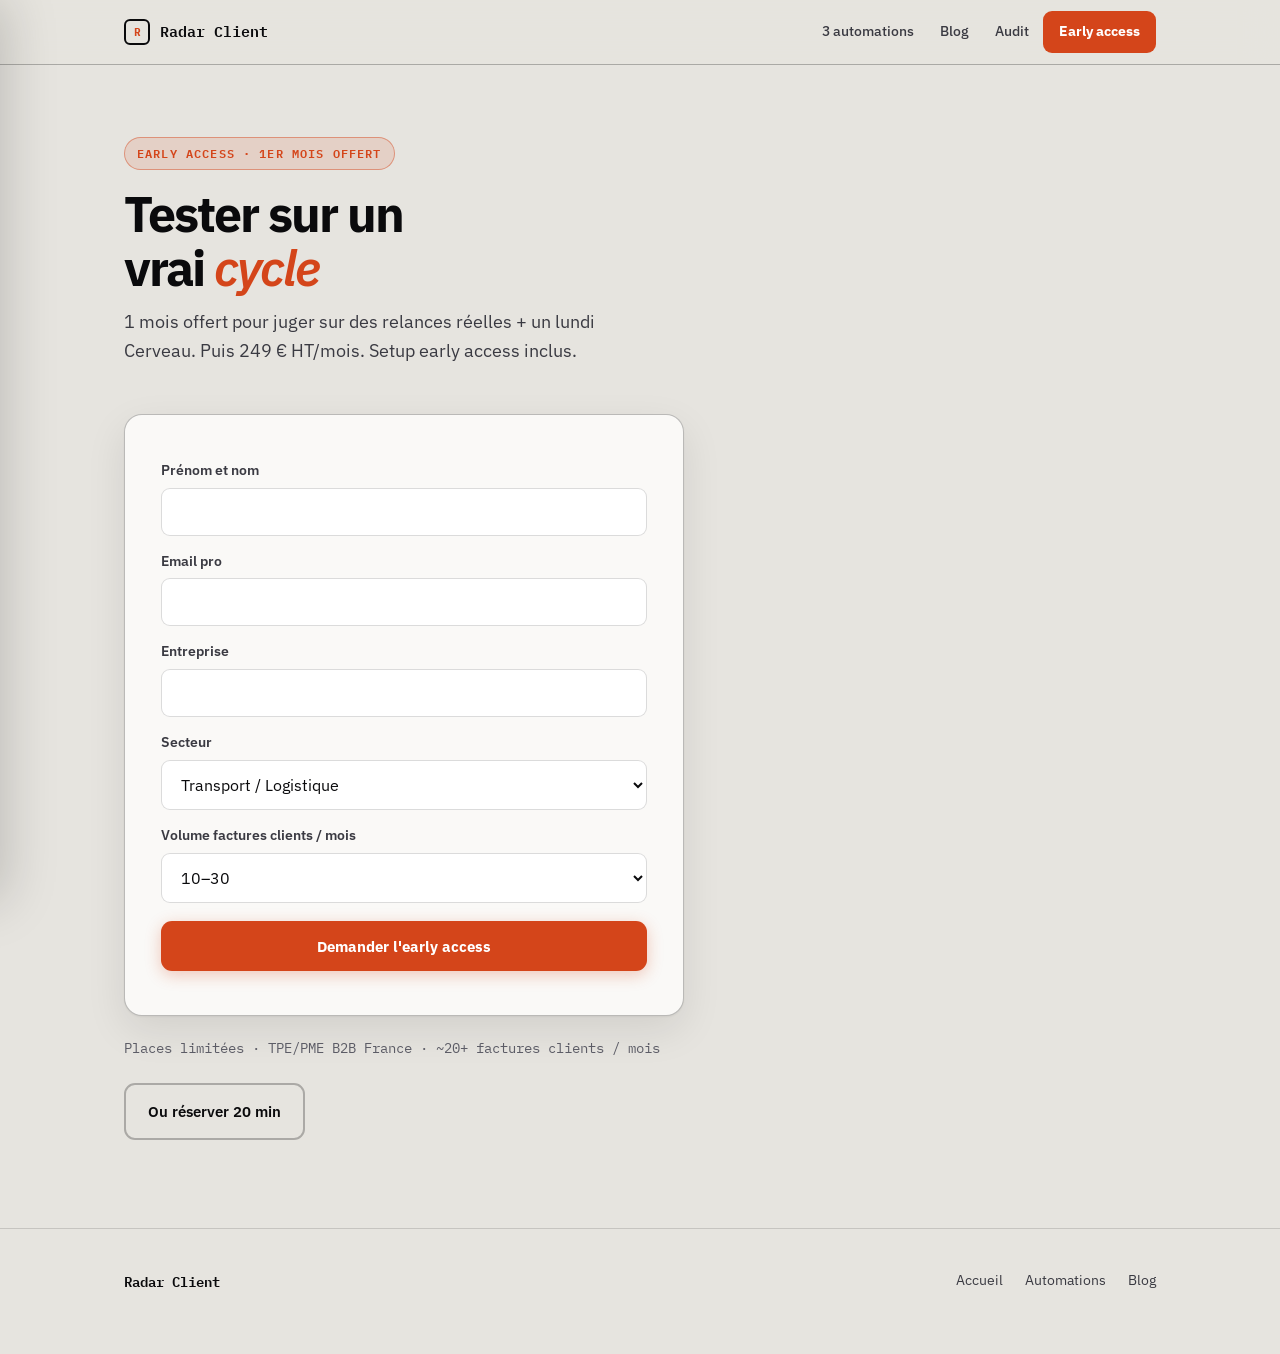
<file: early-access.html>
<!DOCTYPE html>
<html lang="fr">
<head>
<meta charset="UTF-8"/>
<meta name="viewport" content="width=device-width,initial-scale=1,viewport-fit=cover"/>
<title>Early access Radar Client — 1er mois offert</title>
<meta name="description" content="Early access Radar Client : 1er mois offert. Pack 3 automatisations poste client pour TPE/PME B2B. Réponse sous 48 h."/>
<meta name="robots" content="index,follow"/>
<link rel="canonical" href="https://radar-client-weld.vercel.app/early-access.html"/>
<meta property="og:title" content="Early access Radar Client — 1er mois offert"/>
<meta property="og:description" content="Pack 3 automatisations poste client. 1er mois offert. Réponse sous 48 h."/>
<meta property="og:url" content="https://radar-client-weld.vercel.app/early-access.html"/>
<meta property="og:image" content="https://radar-client-weld.vercel.app/og.svg"/>
<meta property="og:locale" content="fr_FR"/>
<link rel="icon" href="/favicon.svg" type="image/svg+xml"/>
<link href="https://fonts.googleapis.com/css2?family=IBM+Plex+Mono:wght@400;500;600&family=IBM+Plex+Sans:wght@400;500;600;700&display=swap" rel="stylesheet"/>
<link rel="stylesheet" href="/styles.css"/>
</head>
<body>
<div class="nav-overlay" id="navOverlay"></div>
<aside class="nav-drawer" id="navDrawer" aria-label="Menu">
  <p class="nav-drawer-label">Navigation</p>
  <a href="/" style="--i:0">Accueil</a>
  <a href="/automations.html" style="--i:1">3 automatisations</a>
  <a href="/blog/" style="--i:2">Blog</a>
  <a href="/audit.html" style="--i:3">Audit</a>
  <a href="/early-access.html" style="--i:4">Early access</a>
  <a class="drawer-cta" href="/early-access.html" style="--i:5">Rejoindre</a>
</aside>
<nav><div class="nav-inner"><a href="/" class="logo"><span class="logo-mark" aria-hidden="true">R</span> Radar Client</a>
<button class="nav-toggle" type="button" id="navToggle" aria-label="Ouvrir le menu" aria-expanded="false"><span></span><span></span><span></span></button>
<div class="nav-desk"><a href="/automations.html">3 automations</a><a href="/blog/">Blog</a><a href="/audit.html">Audit</a><a class="nav-cta" href="/early-access.html">Early access</a></div></div></nav>
<main>
<div class="page-head"><div class="wrap">
  <p class="eyebrow">Early access · 1er mois offert</p>
  <h1 style="margin-top:16px">Tester sur un<br>vrai <em>cycle</em></h1>
  <p class="lead">1 mois offert pour juger sur des relances réelles + un lundi Cerveau. Puis 249 € HT/mois. Setup early access inclus.</p>
</div></div>
<section style="padding-top:8px"><div class="wrap">
  <div class="panel reveal">
    <form class="form" action="https://formsubmit.co/a60d117dd60c9fa5b6931e8608d5826e" method="POST">
      <input type="hidden" name="_subject" value="Early access Radar Client — 1 mois offert"/>
      <input type="hidden" name="_captcha" value="false"/>
      <input type="hidden" name="_template" value="table"/>
      <input type="hidden" name="_next" value="https://radar-client-weld.vercel.app/early-access.html?sent=early"/>
      <input type="text" name="_honey" class="hp" tabindex="-1" autocomplete="off"/>
      <div><label for="e-name">Prénom et nom</label><input id="e-name" name="name" required maxlength="120"/></div>
      <div><label for="e-email">Email pro</label><input id="e-email" name="email" type="email" required maxlength="200"/></div>
      <div><label for="e-company">Entreprise</label><input id="e-company" name="company" required maxlength="120"/></div>
      <div><label for="e-sector">Secteur</label><select id="e-sector" name="sector"><option>Transport / Logistique</option><option>BTP</option><option>Services</option><option>Commerce</option><option>Industrie</option><option>Autre</option></select></div>
      <div><label for="e-vol">Volume factures clients / mois</label><select id="e-vol" name="volume"><option>Moins de 10</option><option selected>10–30</option><option>30–100</option><option>Plus de 100</option></select></div>
      <button type="submit" class="btn btn-primary">Demander l'early access</button>
    </form>
  </div>
  <p style="margin-top:20px;color:var(--soft);font-size:.9rem;font-family:var(--mono)" class="reveal">Places limitées · TPE/PME B2B France · ~20+ factures clients / mois</p>
  <p style="margin-top:24px" class="reveal"><a class="btn btn-ghost" href="https://calendly.com/toujourspresent17/radar-client-appel-decouverte-20-min" target="_blank" rel="noopener">Ou réserver 20 min</a></p>
</div></section>
</main>
<footer><div class="wrap footer-inner"><div><div class="footer-brand">Radar Client</div></div><div class="footer-links"><a href="/">Accueil</a><a href="/automations.html">Automations</a><a href="/blog/">Blog</a></div></div></footer>
<script src="/app.js"></script>
</body></html>
</file>
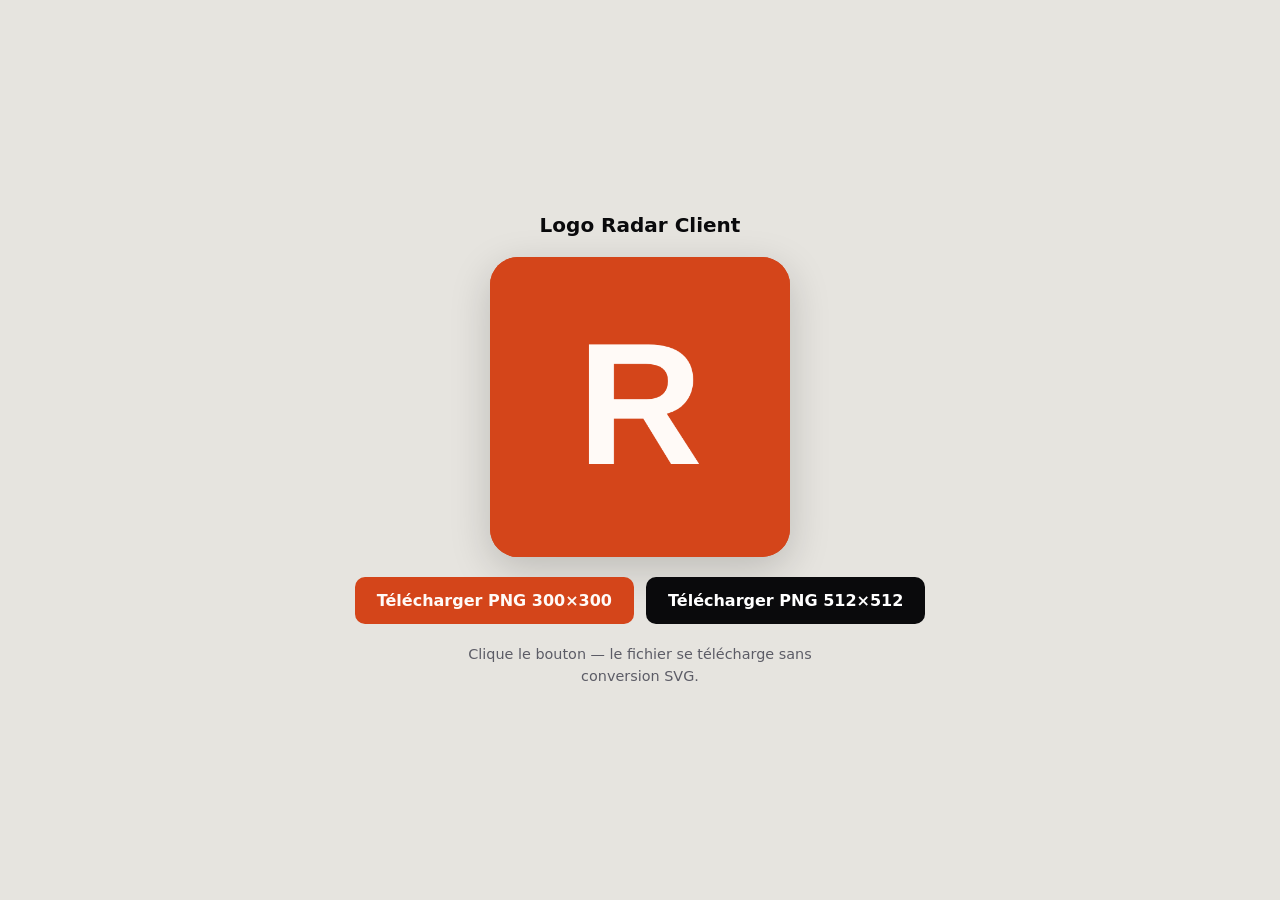
<file: logo.html>
<!DOCTYPE html>
<html lang="fr">
<head>
<meta charset="utf-8"/>
<meta name="viewport" content="width=device-width,initial-scale=1"/>
<title>Logo Radar Client — Télécharger PNG</title>
<style>
  *{box-sizing:border-box;margin:0;padding:0}
  body{min-height:100vh;display:flex;flex-direction:column;align-items:center;justify-content:center;
    gap:20px;padding:32px;font-family:system-ui,-apple-system,sans-serif;background:#e6e4df;color:#0a0a0c}
  h1{font-size:1.25rem;font-weight:700}
  canvas{width:min(300px,80vw);height:min(300px,80vw);border-radius:28px;
    box-shadow:0 12px 40px rgba(0,0,0,.18);background:#d4451a}
  .actions{display:flex;flex-wrap:wrap;gap:12px;justify-content:center}
  button,a.btn{appearance:none;border:none;cursor:pointer;font:inherit;font-weight:700;
    padding:14px 22px;border-radius:10px;text-decoration:none;display:inline-block}
  #dl{background:#d4451a;color:#fffaf7}
  #dl512{background:#0a0a0c;color:#fff}
  p{color:#5c5c66;font-size:.9rem;max-width:360px;text-align:center;line-height:1.5}
</style>
</head>
<body>
  <h1>Logo Radar Client</h1>
  <canvas id="c" width="512" height="512" aria-label="Logo R orange"></canvas>
  <div class="actions">
    <button type="button" id="dl">Télécharger PNG 300×300</button>
    <button type="button" id="dl512">Télécharger PNG 512×512</button>
  </div>
  <p>Clique le bouton — le fichier se télécharge sans conversion SVG.</p>
<script>
(function(){
  var canvas=document.getElementById('c');
  var ctx=canvas.getContext('2d');
  function draw(size){
    var c=document.createElement('canvas');
    c.width=size;c.height=size;
    var g=c.getContext('2d');
    g.fillStyle='#d4451a';
    g.fillRect(0,0,size,size);
    g.fillStyle='#fffaf7';
    g.textAlign='center';
    g.textBaseline='middle';
    g.font='bold '+Math.floor(size*0.58)+'px Arial Black, Arial, Helvetica, sans-serif';
    g.fillText('R', size/2, size/2 + size*0.03);
    return c;
  }
  // preview
  (function(){
    var p=draw(512);
    ctx.drawImage(p,0,0);
  })();
  function download(size, name){
    var c=draw(size);
    c.toBlob(function(blob){
      var a=document.createElement('a');
      a.href=URL.createObjectURL(blob);
      a.download=name;
      document.body.appendChild(a);
      a.click();
      setTimeout(function(){URL.revokeObjectURL(a.href);a.remove()}, 500);
    }, 'image/png');
  }
  document.getElementById('dl').onclick=function(){download(300,'radar-client-logo-300.png')};
  document.getElementById('dl512').onclick=function(){download(512,'radar-client-logo-512.png')};
})();
</script>
</body>
</html>
</file>
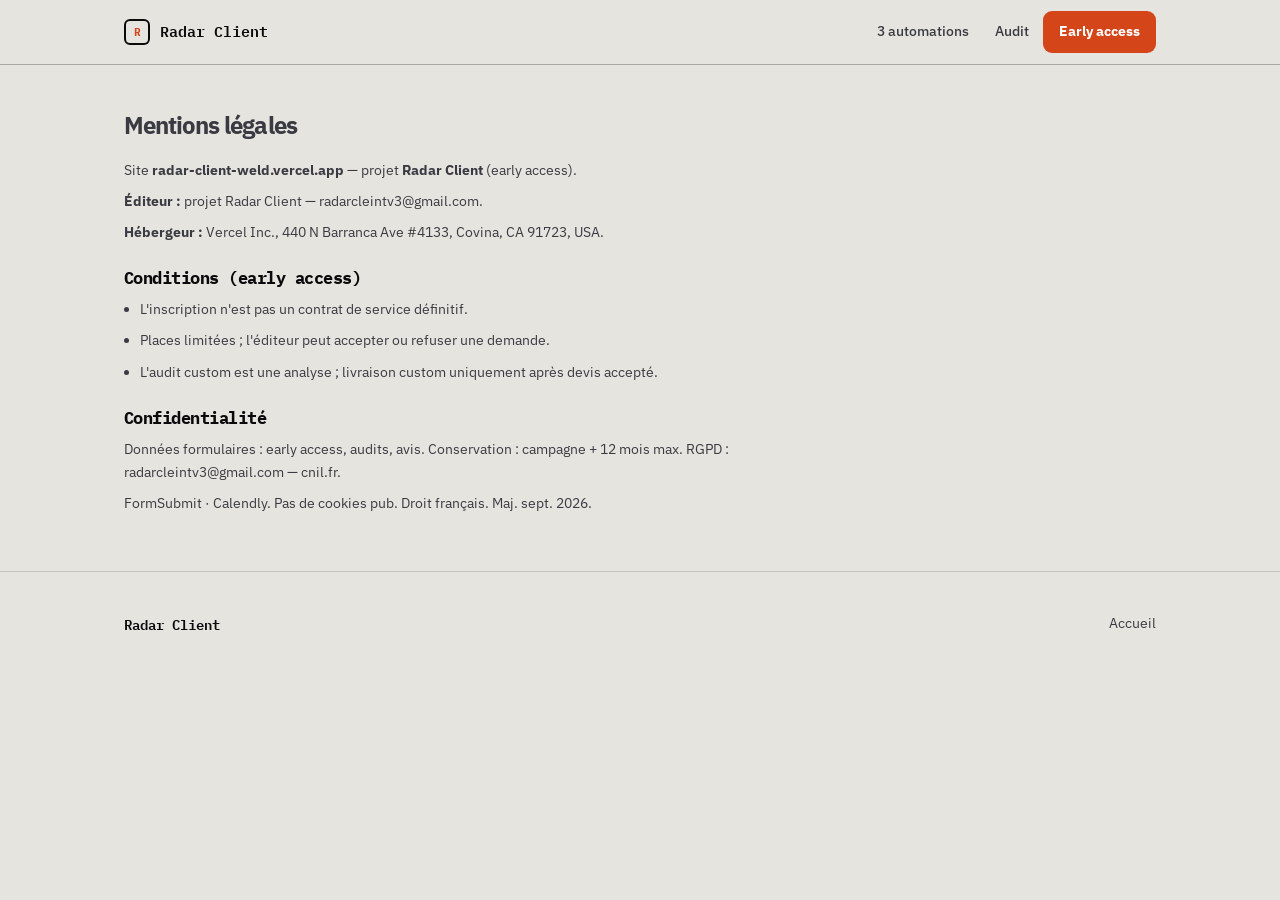
<file: mentions.html>
<!DOCTYPE html>
<html lang="fr">
<head>
<meta charset="UTF-8"/>
<meta name="viewport" content="width=device-width,initial-scale=1"/>
<title>Mentions légales — Radar Client</title>
<meta name="description" content="Mentions légales, conditions d'early access et politique de confidentialité du site Radar Client."/>
<meta name="robots" content="index,follow"/>
<link rel="canonical" href="https://radar-client-weld.vercel.app/mentions.html"/>
<link rel="icon" href="/favicon.svg" type="image/svg+xml"/>
<link href="https://fonts.googleapis.com/css2?family=IBM+Plex+Mono:wght@400;500;600&family=IBM+Plex+Sans:wght@400;500;600;700&display=swap" rel="stylesheet"/>
<link rel="stylesheet" href="/styles.css"/>
</head>
<body>
<nav><div class="nav-inner"><a href="/" class="logo"><span class="logo-mark" aria-hidden="true">R</span> Radar Client</a>
<div class="nav-desk"><a href="/automations.html">3 automations</a><a href="/audit.html">Audit</a><a class="nav-cta" href="/early-access.html">Early access</a></div></div></nav>
<main>
<section class="legal"><div class="wrap">
  <h1 style="font-size:1.5rem;margin-bottom:20px">Mentions légales</h1>
  <p>Site <strong>radar-client-weld.vercel.app</strong> — projet <strong>Radar Client</strong> (early access).</p>
  <p><strong>Éditeur :</strong> projet Radar Client — <a href="mailto:radarcleintv3@gmail.com">radarcleintv3@gmail.com</a>.</p>
  <p><strong>Hébergeur :</strong> Vercel Inc., 440 N Barranca Ave #4133, Covina, CA 91723, USA.</p>
  <h2>Conditions (early access)</h2>
  <ul><li>L'inscription n'est pas un contrat de service définitif.</li><li>Places limitées ; l'éditeur peut accepter ou refuser une demande.</li><li>L'audit custom est une analyse ; livraison custom uniquement après devis accepté.</li></ul>
  <h2>Confidentialité</h2>
  <p>Données formulaires : early access, audits, avis. Conservation : campagne + 12 mois max. RGPD : radarcleintv3@gmail.com — cnil.fr.</p>
  <p>FormSubmit · Calendly. Pas de cookies pub. Droit français. Maj. sept. 2026.</p>
</div></section>
</main>
<footer><div class="wrap footer-inner"><div><div class="footer-brand">Radar Client</div></div><div class="footer-links"><a href="/">Accueil</a></div></div></footer>
<script src="/app.js"></script>
</body></html>
</file>
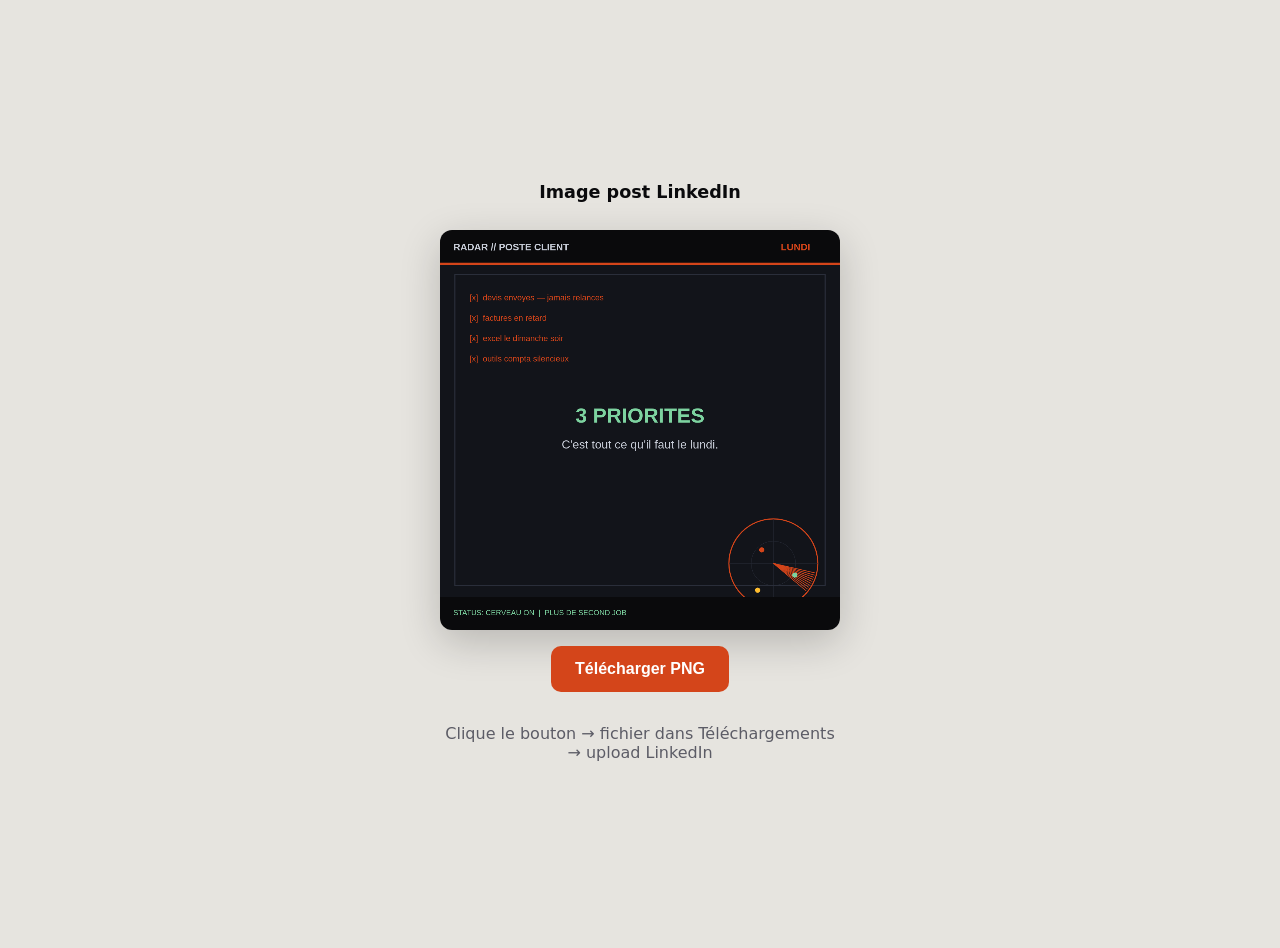
<file: post-image.html>
<!DOCTYPE html>
<html lang="fr">
<head>
<meta charset="utf-8"/>
<meta name="viewport" content="width=device-width,initial-scale=1"/>
<title>Image post LinkedIn — Radar Client</title>
<style>
body{margin:0;min-height:100vh;display:flex;flex-direction:column;align-items:center;justify-content:center;
gap:16px;padding:24px;font-family:system-ui,sans-serif;background:#e6e4df;color:#0a0a0c}
canvas{width:min(400px,90vw);height:auto;border-radius:12px;box-shadow:0 12px 40px rgba(0,0,0,.2)}
button{background:#d4451a;color:#fff;border:none;padding:14px 24px;border-radius:10px;font-weight:700;font-size:1rem;cursor:pointer}
p{color:#5c5c66;text-align:center;max-width:400px}
</style>
</head>
<body>
<h1 style="font-size:1.1rem">Image post LinkedIn</h1>
<canvas id="c" width="1080" height="1080"></canvas>
<button type="button" id="dl">Télécharger PNG</button>
<p>Clique le bouton → fichier dans Téléchargements → upload LinkedIn</p>
<script>
(function(){
  var c=document.getElementById('c'),g=c.getContext('2d'),W=1080;
  function draw(){
    g.fillStyle='#12141a';g.fillRect(0,0,W,W);
    g.fillStyle='#0a0a0c';g.fillRect(0,0,W,90);
    g.fillStyle='#d4451a';g.fillRect(0,88,W,6);
    g.fillStyle='#c8cdd8';g.font='bold 26px Arial';g.fillText('RADAR // POSTE CLIENT',36,55);
    g.fillStyle='#d4451a';g.fillText('LUNDI',920,55);
    g.strokeStyle='#2a2e3a';g.lineWidth=3;g.strokeRect(40,120,W-80,W-240);
    var items=['[x]  devis envoyes — jamais relances','[x]  factures en retard','[x]  excel le dimanche soir','[x]  outils compta silencieux'];
    g.font='22px Arial';
    items.forEach(function(t,i){
      g.fillStyle=i<4?'#d4451a':'#5c5c66';
      g.fillText(t,80,190+i*55);
    });
    g.fillStyle='#7dd3a0';g.font='bold 56px Arial';g.textAlign='center';
    g.fillText('3 PRIORITES',W/2,520);
    g.fillStyle='#c8cdd8';g.font='32px Arial';
    g.fillText("C'est tout ce qu'il faut le lundi.",W/2,590);
    g.textAlign='left';
    // radar
    var cx=900,cy=900,r=120;
    g.strokeStyle='#d4451a';g.lineWidth=3;g.beginPath();g.arc(cx,cy,r,0,Math.PI*2);g.stroke();
    g.strokeStyle='#2a2e3a';g.lineWidth=1;g.beginPath();g.arc(cx,cy,r/2,0,Math.PI*2);g.stroke();
    g.beginPath();g.moveTo(cx-r,cy);g.lineTo(cx+r,cy);g.stroke();
    g.beginPath();g.moveTo(cx,cy-r);g.lineTo(cx,cy+r);g.stroke();
    g.strokeStyle='#d4451a';g.lineWidth=2;
    for(var a=0;a<30;a+=3){
      var aa=(40-a)*Math.PI/180;
      g.beginPath();g.moveTo(cx,cy);g.lineTo(cx+Math.cos(aa)*(r-4),cy+Math.sin(aa)*(r-4));g.stroke();
    }
    [[0.5,0.55,'#7dd3a0'],[2.1,0.7,'#febc2e'],[4.0,0.4,'#d4451a']].forEach(function(p){
      var bx=cx+p[1]*r*Math.cos(p[0]),by=cy+p[1]*r*Math.sin(p[0]);
      g.fillStyle=p[2];g.beginPath();g.arc(bx,by,7,0,Math.PI*2);g.fill();
    });
    g.fillStyle='#0a0a0c';g.fillRect(0,W-90,W,90);
    g.fillStyle='#7dd3a0';g.font='20px Arial';g.fillText('STATUS: CERVEAU ON  |  PLUS DE SECOND JOB',36,W-40);
  }
  draw();
  document.getElementById('dl').onclick=function(){
    c.toBlob(function(b){
      var a=document.createElement('a');
      a.href=URL.createObjectURL(b);
      a.download='radar-linkedin-post.png';
      a.click();
      setTimeout(function(){URL.revokeObjectURL(a.href)},500);
    },'image/png');
  };
})();
</script>
</body>
</html>
</file>
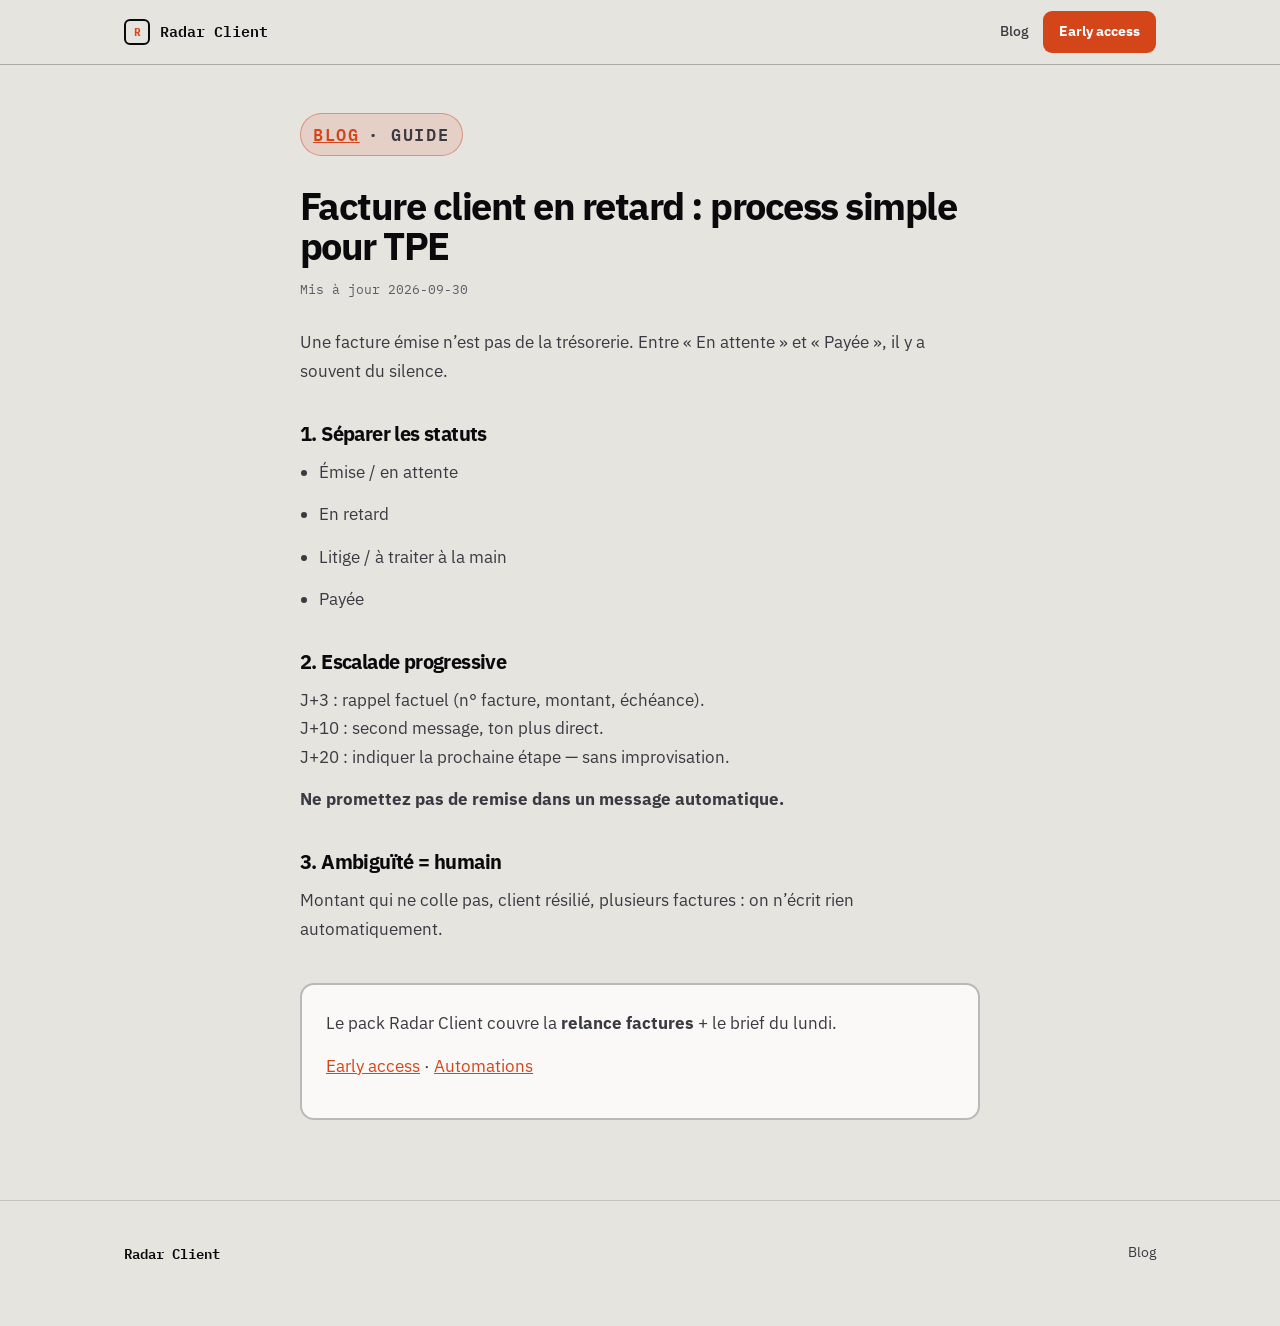
<file: blog/facture-en-retard.html>
<!DOCTYPE html>
<html lang="fr">
<head>
<meta charset="UTF-8"/>
<meta name="viewport" content="width=device-width,initial-scale=1"/>
<title>Facture client en retard : process simple pour TPE | Radar Client</title>
<meta name="description" content="Comment traiter les factures en retard sans stress ni remise automatique. Process pour dirigeants TPE/PME B2B."/>
<link rel="canonical" href="https://radar-client-weld.vercel.app/blog/facture-en-retard.html"/>
<meta property="og:title" content="Facture client en retard : process simple pour TPE"/>
<meta property="og:url" content="https://radar-client-weld.vercel.app/blog/facture-en-retard.html"/>
<meta property="og:image" content="https://radar-client-weld.vercel.app/og.svg"/>
<link rel="icon" href="/favicon.svg" type="image/svg+xml"/>
<link href="https://fonts.googleapis.com/css2?family=IBM+Plex+Mono:wght@400;500;600&family=IBM+Plex+Sans:wght@400;500;600;700&display=swap" rel="stylesheet"/>
<link rel="stylesheet" href="/styles.css"/>
<style>.article{max-width:680px;margin:0 auto;padding:48px 0 80px}.article h1{font-size:clamp(1.75rem,3.5vw,2.35rem);margin:16px 0 12px}.article .meta{font-family:var(--mono);font-size:.8rem;color:var(--soft);margin-bottom:28px}.article h2{font-size:1.25rem;margin:36px 0 12px}.article p,.article li{color:var(--muted);font-size:1.05rem;line-height:1.7;margin-bottom:14px}.article ul{padding-left:1.2em}.article a{color:var(--accent);text-decoration:underline}.cta-box{margin-top:40px;padding:24px;border:2px solid var(--border-strong);border-radius:14px;background:var(--surface)}</style>
</head>
<body>
<nav><div class="nav-inner"><a href="/" class="logo"><span class="logo-mark">R</span> Radar Client</a>
<div class="nav-desk"><a href="/blog/">Blog</a><a class="nav-cta" href="/early-access.html">Early access</a></div></div></nav>
<main><article class="article wrap">
<p class="eyebrow"><a href="/blog/">Blog</a> · Guide</p>
<h1>Facture client en retard : process simple pour TPE</h1>
<p class="meta">Mis à jour 2026-09-30</p>
<p>Une facture émise n’est pas de la trésorerie. Entre « En attente » et « Payée », il y a souvent du silence.</p>
<h2>1. Séparer les statuts</h2>
<ul><li>Émise / en attente</li><li>En retard</li><li>Litige / à traiter à la main</li><li>Payée</li></ul>
<h2>2. Escalade progressive</h2>
<p>J+3 : rappel factuel (n° facture, montant, échéance).<br>J+10 : second message, ton plus direct.<br>J+20 : indiquer la prochaine étape — sans improvisation.</p>
<p><strong>Ne promettez pas de remise dans un message automatique.</strong></p>
<h2>3. Ambiguïté = humain</h2>
<p>Montant qui ne colle pas, client résilié, plusieurs factures : on n’écrit rien automatiquement.</p>
<div class="cta-box">
<p>Le pack Radar Client couvre la <strong>relance factures</strong> + le brief du lundi.</p>
<p><a href="/early-access.html">Early access</a> · <a href="/automations.html">Automations</a></p>
</div>
</article></main>
<footer><div class="wrap footer-inner"><div class="footer-brand">Radar Client</div>
<div class="footer-links"><a href="/blog/">Blog</a></div></div></footer>
<script src="/app.js"></script>
</body></html>
</file>
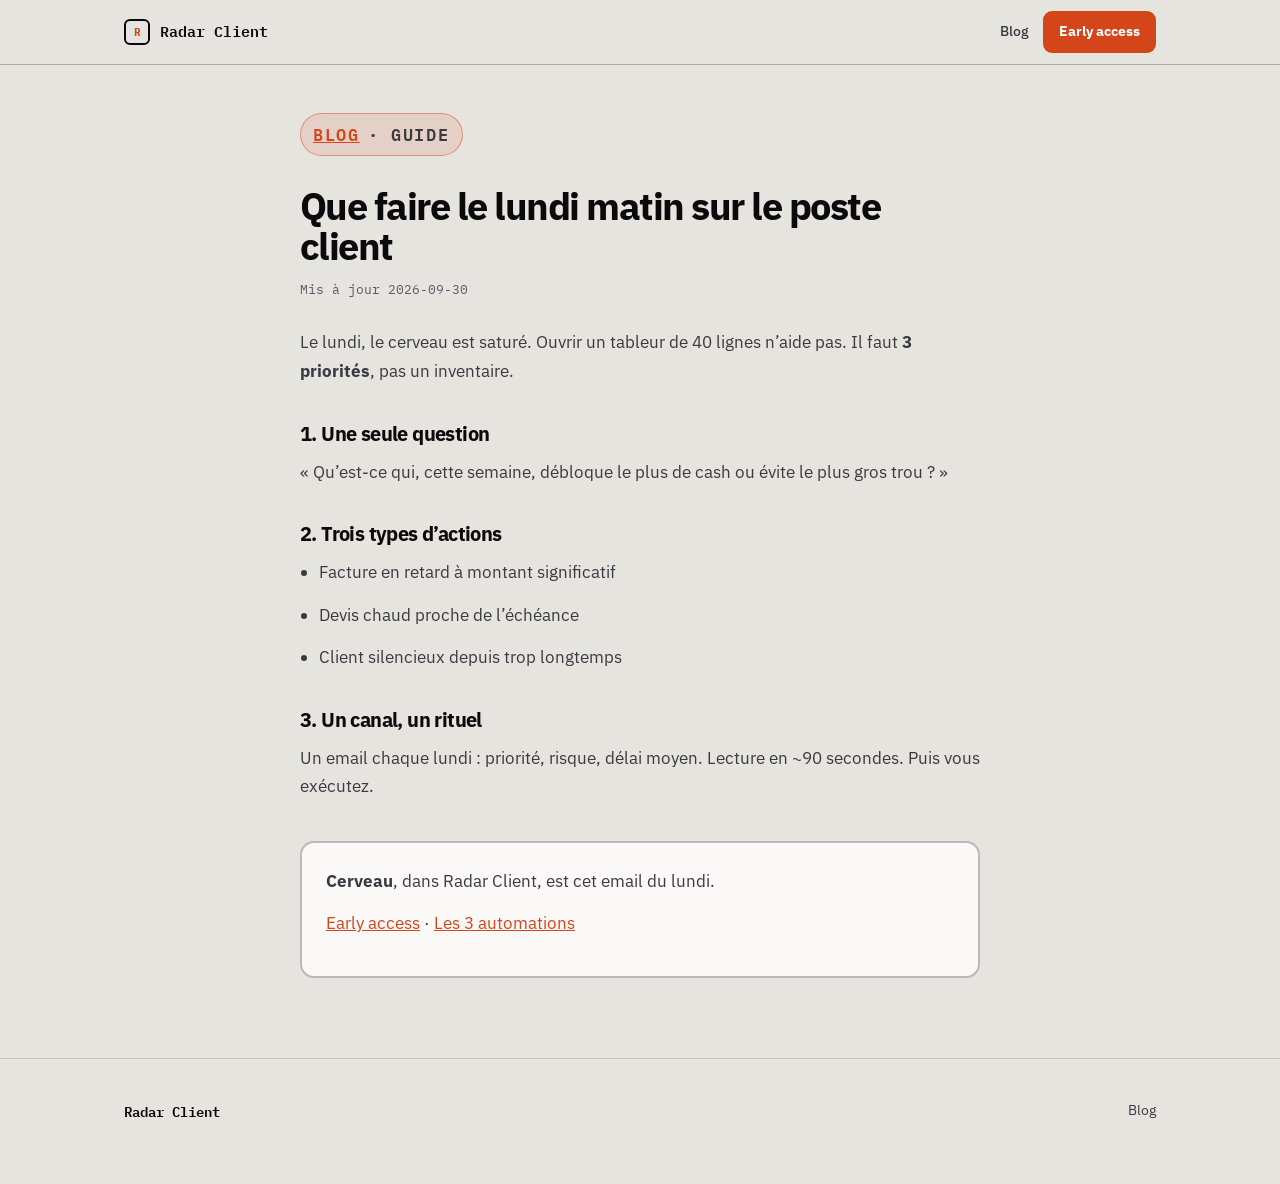
<file: blog/lundi-matin-poste-client.html>
<!DOCTYPE html>
<html lang="fr">
<head>
<meta charset="UTF-8"/>
<meta name="viewport" content="width=device-width,initial-scale=1"/>
<title>Que faire le lundi matin sur le poste client | Radar Client</title>
<meta name="description" content="Prioriser devis et factures en 90 secondes le lundi matin. Méthode pour dirigeants TPE/PME."/>
<link rel="canonical" href="https://radar-client-weld.vercel.app/blog/lundi-matin-poste-client.html"/>
<meta property="og:title" content="Que faire le lundi matin sur le poste client"/>
<meta property="og:url" content="https://radar-client-weld.vercel.app/blog/lundi-matin-poste-client.html"/>
<meta property="og:image" content="https://radar-client-weld.vercel.app/og.svg"/>
<link rel="icon" href="/favicon.svg" type="image/svg+xml"/>
<link href="https://fonts.googleapis.com/css2?family=IBM+Plex+Mono:wght@400;500;600&family=IBM+Plex+Sans:wght@400;500;600;700&display=swap" rel="stylesheet"/>
<link rel="stylesheet" href="/styles.css"/>
<style>.article{max-width:680px;margin:0 auto;padding:48px 0 80px}.article h1{font-size:clamp(1.75rem,3.5vw,2.35rem);margin:16px 0 12px}.article .meta{font-family:var(--mono);font-size:.8rem;color:var(--soft);margin-bottom:28px}.article h2{font-size:1.25rem;margin:36px 0 12px}.article p,.article li{color:var(--muted);font-size:1.05rem;line-height:1.7;margin-bottom:14px}.article ul{padding-left:1.2em}.article a{color:var(--accent);text-decoration:underline}.cta-box{margin-top:40px;padding:24px;border:2px solid var(--border-strong);border-radius:14px;background:var(--surface)}</style>
</head>
<body>
<nav><div class="nav-inner"><a href="/" class="logo"><span class="logo-mark">R</span> Radar Client</a>
<div class="nav-desk"><a href="/blog/">Blog</a><a class="nav-cta" href="/early-access.html">Early access</a></div></div></nav>
<main><article class="article wrap">
<p class="eyebrow"><a href="/blog/">Blog</a> · Guide</p>
<h1>Que faire le lundi matin sur le poste client</h1>
<p class="meta">Mis à jour 2026-09-30</p>
<p>Le lundi, le cerveau est saturé. Ouvrir un tableur de 40 lignes n’aide pas. Il faut <strong>3 priorités</strong>, pas un inventaire.</p>
<h2>1. Une seule question</h2>
<p>« Qu’est-ce qui, cette semaine, débloque le plus de cash ou évite le plus gros trou ? »</p>
<h2>2. Trois types d’actions</h2>
<ul>
<li>Facture en retard à montant significatif</li>
<li>Devis chaud proche de l’échéance</li>
<li>Client silencieux depuis trop longtemps</li>
</ul>
<h2>3. Un canal, un rituel</h2>
<p>Un email chaque lundi : priorité, risque, délai moyen. Lecture en ~90 secondes. Puis vous exécutez.</p>
<div class="cta-box">
<p><strong>Cerveau</strong>, dans Radar Client, est cet email du lundi.</p>
<p><a href="/early-access.html">Early access</a> · <a href="/automations.html">Les 3 automations</a></p>
</div>
</article></main>
<footer><div class="wrap footer-inner"><div class="footer-brand">Radar Client</div>
<div class="footer-links"><a href="/blog/">Blog</a></div></div></footer>
<script src="/app.js"></script>
</body></html>
</file>
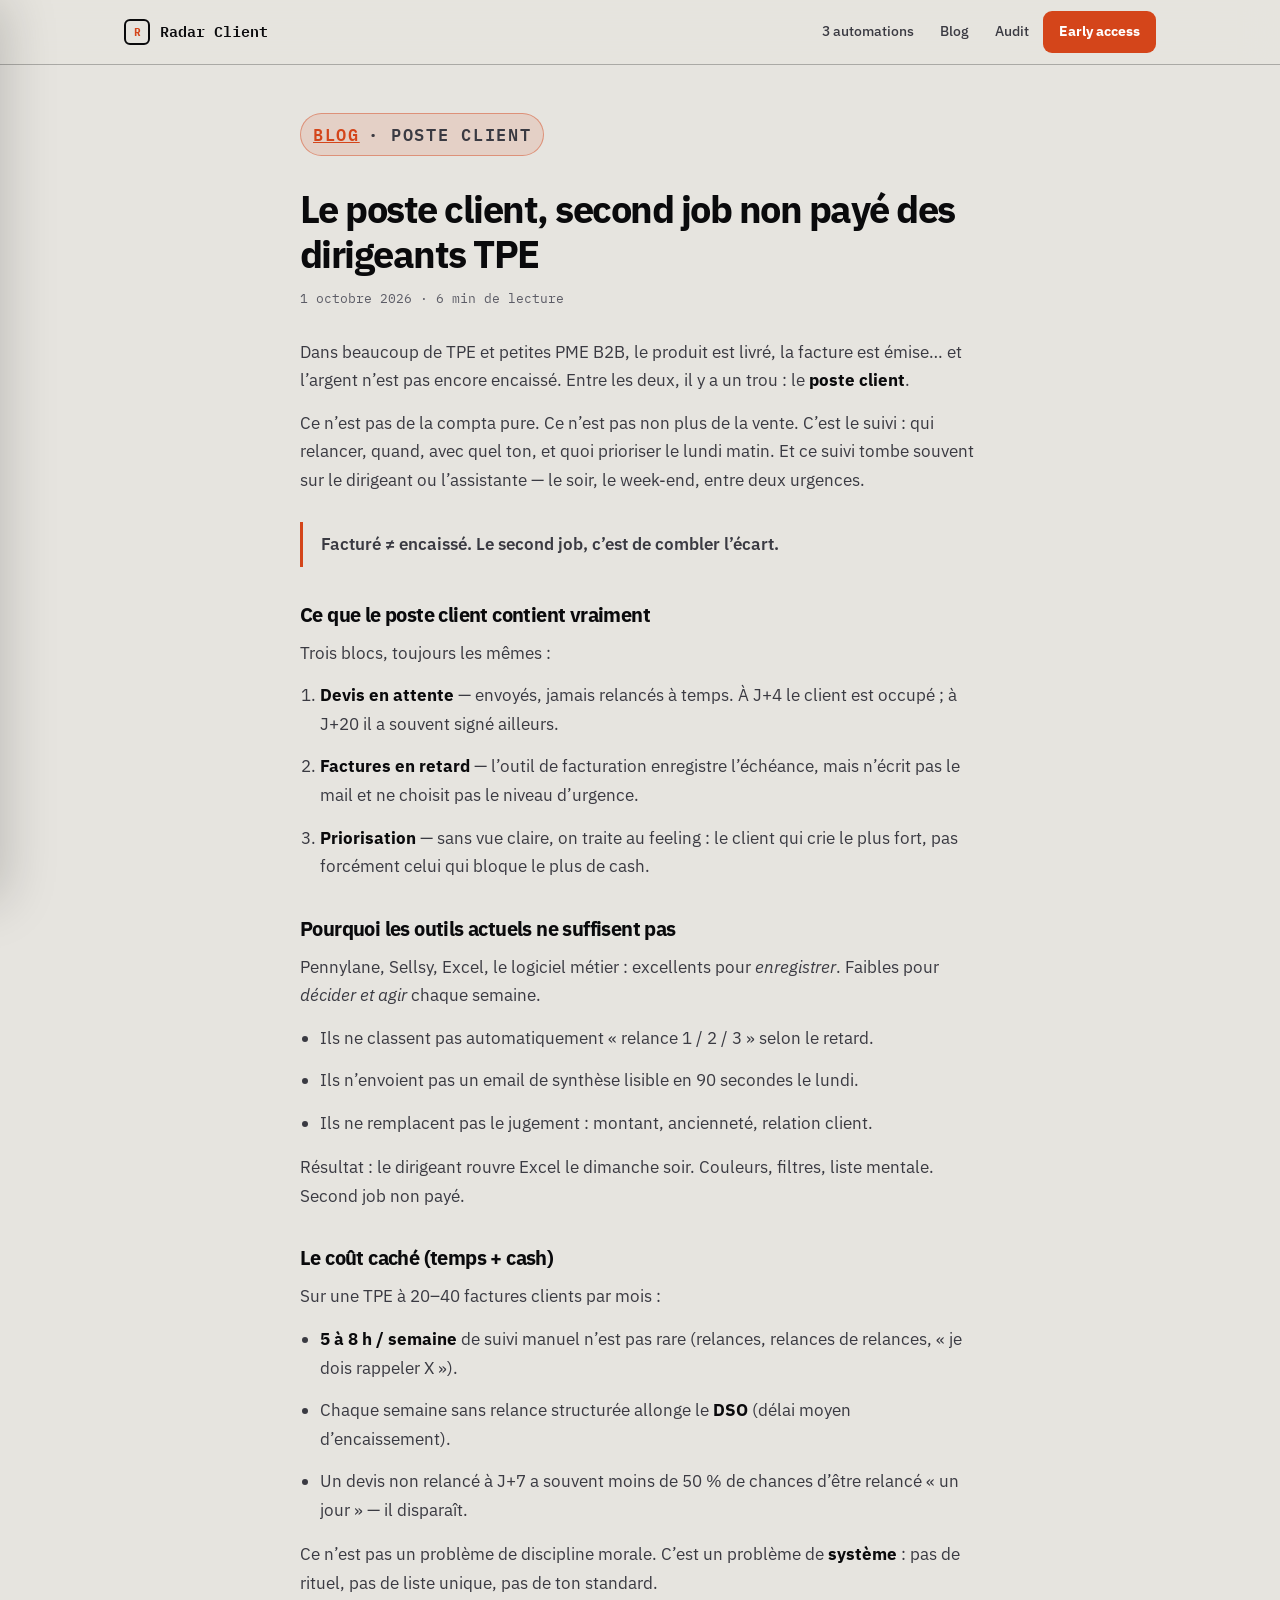
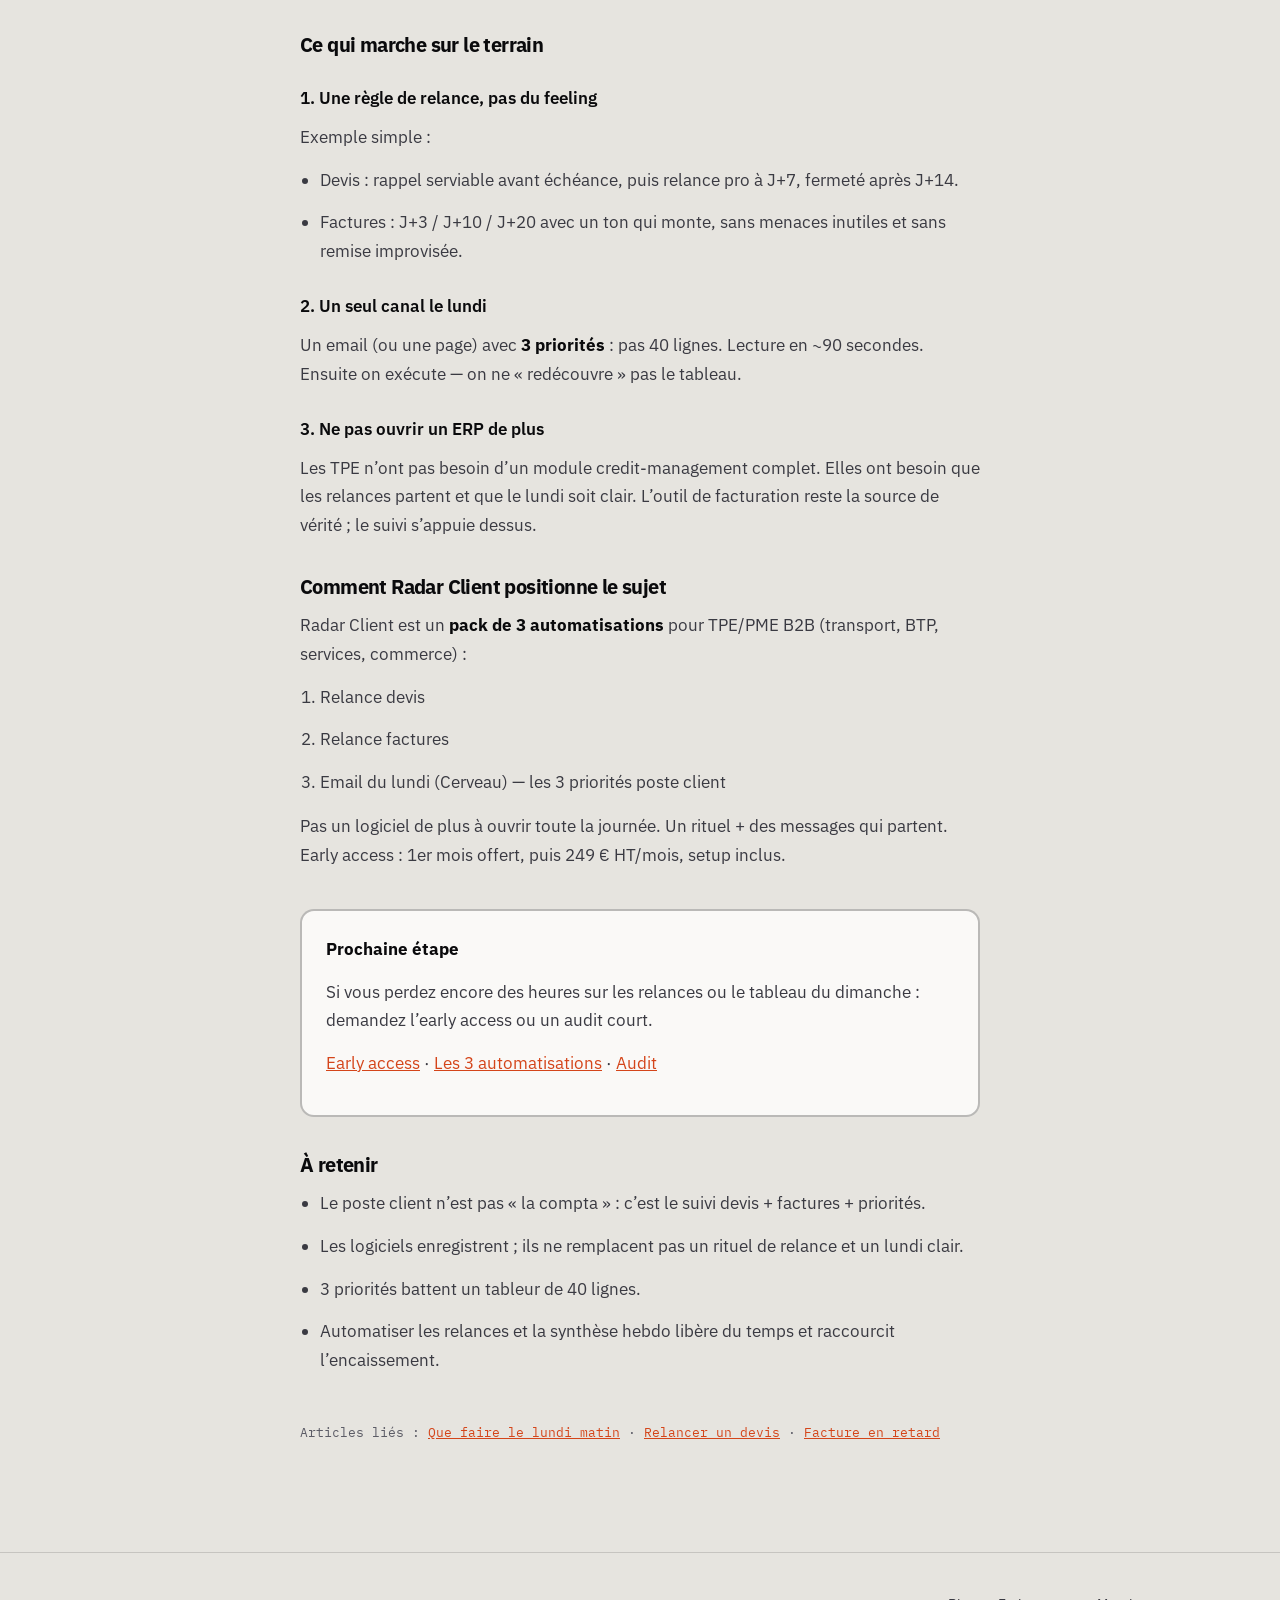
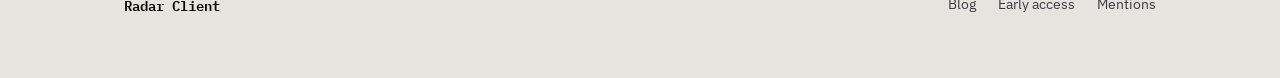
<file: blog/poste-client-second-job.html>
<!DOCTYPE html>
<html lang="fr">
<head>
<meta charset="UTF-8"/>
<meta name="viewport" content="width=device-width,initial-scale=1,viewport-fit=cover"/>
<title>Le poste client, second job non payé des dirigeants TPE | Radar Client</title>
<meta name="description" content="Devis jamais relancés, factures en retard, Excel le dimanche soir : pourquoi le poste client devient un second job pour les dirigeants TPE/PME B2B — et comment le simplifier."/>
<meta name="robots" content="index,follow,max-image-preview:large"/>
<meta name="author" content="Radar Client"/>
<link rel="canonical" href="https://radar-client-weld.vercel.app/blog/poste-client-second-job.html"/>
<meta property="og:locale" content="fr_FR"/>
<meta property="og:type" content="article"/>
<meta property="og:site_name" content="Radar Client"/>
<meta property="og:title" content="Le poste client, second job non payé des dirigeants TPE"/>
<meta property="og:description" content="Devis jamais relancés, factures en retard, Excel le dimanche soir : comment simplifier le poste client sans ERP de plus."/>
<meta property="og:url" content="https://radar-client-weld.vercel.app/blog/poste-client-second-job.html"/>
<meta property="og:image" content="https://radar-client-weld.vercel.app/og.svg"/>
<meta name="twitter:card" content="summary_large_image"/>
<link rel="icon" href="/favicon.svg" type="image/svg+xml"/>
<link href="https://fonts.googleapis.com/css2?family=IBM+Plex+Mono:wght@400;500;600&family=IBM+Plex+Sans:wght@400;500;600;700&display=swap" rel="stylesheet"/>
<link rel="stylesheet" href="/styles.css"/>
<style>
.article{max-width:680px;margin:0 auto;padding:48px 0 80px}
.article h1{font-size:clamp(1.75rem,3.5vw,2.35rem);margin:16px 0 12px;line-height:1.2}
.article .meta{font-family:var(--mono);font-size:.8rem;color:var(--soft);margin-bottom:28px}
.article h2{font-size:1.25rem;margin:36px 0 12px}
.article h3{font-size:1.05rem;margin:28px 0 10px}
.article p,.article li{color:var(--muted);font-size:1.05rem;line-height:1.7;margin-bottom:14px}
.article ul,.article ol{padding-left:1.25em;margin-bottom:16px}
.article a{color:var(--accent);text-decoration:underline}
.article strong{color:var(--ink)}
.cta-box{margin-top:40px;padding:24px;border:2px solid var(--border-strong);border-radius:14px;background:var(--surface)}
.pull{border-left:3px solid var(--accent);padding:8px 0 8px 18px;margin:28px 0;font-size:1.15rem;color:var(--ink);font-weight:600}
</style>
<script type="application/ld+json">
{
  "@context": "https://schema.org",
  "@type": "Article",
  "headline": "Le poste client, second job non payé des dirigeants TPE",
  "description": "Pourquoi le suivi des devis et factures devient un second job pour les dirigeants de TPE/PME B2B, et comment le simplifier.",
  "datePublished": "2026-10-01",
  "dateModified": "2026-10-01",
  "author": {"@type": "Organization", "name": "Radar Client"},
  "publisher": {"@type": "Organization", "name": "Radar Client", "url": "https://radar-client-weld.vercel.app"},
  "mainEntityOfPage": "https://radar-client-weld.vercel.app/blog/poste-client-second-job.html"
}
</script>
</head>
<body>
<div class="nav-overlay" id="navOverlay"></div>
<aside class="nav-drawer" id="navDrawer" aria-label="Menu">
  <p class="nav-drawer-label">Navigation</p>
  <a href="/" style="--i:0">Accueil</a>
  <a href="/automations.html" style="--i:1">3 automatisations</a>
  <a href="/blog/" style="--i:2">Blog</a>
  <a href="/audit.html" style="--i:3">Audit</a>
  <a href="/early-access.html" style="--i:4">Early access</a>
</aside>
<nav>
  <div class="nav-inner">
    <a href="/" class="logo"><span class="logo-mark" aria-hidden="true">R</span> Radar Client</a>
    <button class="nav-toggle" type="button" id="navToggle" aria-label="Ouvrir le menu" aria-expanded="false"><span></span><span></span><span></span></button>
    <div class="nav-desk">
      <a href="/automations.html">3 automations</a>
      <a href="/blog/">Blog</a>
      <a href="/audit.html">Audit</a>
      <a class="nav-cta" href="/early-access.html">Early access</a>
    </div>
  </div>
</nav>
<main>
<article class="article wrap">
  <p class="eyebrow"><a href="/blog/">Blog</a> · Poste client</p>
  <h1>Le poste client, second job non payé des dirigeants TPE</h1>
  <p class="meta">1 octobre 2026 · 6 min de lecture</p>

  <p>Dans beaucoup de TPE et petites PME B2B, le produit est livré, la facture est émise… et l’argent n’est pas encore encaissé. Entre les deux, il y a un trou : le <strong>poste client</strong>.</p>

  <p>Ce n’est pas de la compta pure. Ce n’est pas non plus de la vente. C’est le suivi : qui relancer, quand, avec quel ton, et quoi prioriser le lundi matin. Et ce suivi tombe souvent sur le dirigeant ou l’assistante — le soir, le week-end, entre deux urgences.</p>

  <p class="pull">Facturé ≠ encaissé. Le second job, c’est de combler l’écart.</p>

  <h2>Ce que le poste client contient vraiment</h2>
  <p>Trois blocs, toujours les mêmes :</p>
  <ol>
    <li><strong>Devis en attente</strong> — envoyés, jamais relancés à temps. À J+4 le client est occupé ; à J+20 il a souvent signé ailleurs.</li>
    <li><strong>Factures en retard</strong> — l’outil de facturation enregistre l’échéance, mais n’écrit pas le mail et ne choisit pas le niveau d’urgence.</li>
    <li><strong>Priorisation</strong> — sans vue claire, on traite au feeling : le client qui crie le plus fort, pas forcément celui qui bloque le plus de cash.</li>
  </ol>

  <h2>Pourquoi les outils actuels ne suffisent pas</h2>
  <p>Pennylane, Sellsy, Excel, le logiciel métier : excellents pour <em>enregistrer</em>. Faibles pour <em>décider et agir</em> chaque semaine.</p>
  <ul>
    <li>Ils ne classent pas automatiquement « relance 1 / 2 / 3 » selon le retard.</li>
    <li>Ils n’envoient pas un email de synthèse lisible en 90 secondes le lundi.</li>
    <li>Ils ne remplacent pas le jugement : montant, ancienneté, relation client.</li>
  </ul>
  <p>Résultat : le dirigeant rouvre Excel le dimanche soir. Couleurs, filtres, liste mentale. Second job non payé.</p>

  <h2>Le coût caché (temps + cash)</h2>
  <p>Sur une TPE à 20–40 factures clients par mois :</p>
  <ul>
    <li><strong>5 à 8 h / semaine</strong> de suivi manuel n’est pas rare (relances, relances de relances, « je dois rappeler X »).</li>
    <li>Chaque semaine sans relance structurée allonge le <strong>DSO</strong> (délai moyen d’encaissement).</li>
    <li>Un devis non relancé à J+7 a souvent moins de 50 % de chances d’être relancé « un jour » — il disparaît.</li>
  </ul>
  <p>Ce n’est pas un problème de discipline morale. C’est un problème de <strong>système</strong> : pas de rituel, pas de liste unique, pas de ton standard.</p>

  <h2>Ce qui marche sur le terrain</h2>
  <h3>1. Une règle de relance, pas du feeling</h3>
  <p>Exemple simple :</p>
  <ul>
    <li>Devis : rappel serviable avant échéance, puis relance pro à J+7, fermeté après J+14.</li>
    <li>Factures : J+3 / J+10 / J+20 avec un ton qui monte, sans menaces inutiles et sans remise improvisée.</li>
  </ul>

  <h3>2. Un seul canal le lundi</h3>
  <p>Un email (ou une page) avec <strong>3 priorités</strong> : pas 40 lignes. Lecture en ~90 secondes. Ensuite on exécute — on ne « redécouvre » pas le tableau.</p>

  <h3>3. Ne pas ouvrir un ERP de plus</h3>
  <p>Les TPE n’ont pas besoin d’un module credit-management complet. Elles ont besoin que les relances partent et que le lundi soit clair. L’outil de facturation reste la source de vérité ; le suivi s’appuie dessus.</p>

  <h2>Comment Radar Client positionne le sujet</h2>
  <p>Radar Client est un <strong>pack de 3 automatisations</strong> pour TPE/PME B2B (transport, BTP, services, commerce) :</p>
  <ol>
    <li>Relance devis</li>
    <li>Relance factures</li>
    <li>Email du lundi (Cerveau) — les 3 priorités poste client</li>
  </ol>
  <p>Pas un logiciel de plus à ouvrir toute la journée. Un rituel + des messages qui partent. Early access : 1er mois offert, puis 249 € HT/mois, setup inclus.</p>

  <div class="cta-box">
    <p><strong>Prochaine étape</strong></p>
    <p>Si vous perdez encore des heures sur les relances ou le tableau du dimanche : demandez l’early access ou un audit court.</p>
    <p>
      <a href="/early-access.html">Early access</a> ·
      <a href="/automations.html">Les 3 automatisations</a> ·
      <a href="/audit.html">Audit</a>
    </p>
  </div>

  <h2>À retenir</h2>
  <ul>
    <li>Le poste client n’est pas « la compta » : c’est le suivi devis + factures + priorités.</li>
    <li>Les logiciels enregistrent ; ils ne remplacent pas un rituel de relance et un lundi clair.</li>
    <li>3 priorités battent un tableur de 40 lignes.</li>
    <li>Automatiser les relances et la synthèse hebdo libère du temps et raccourcit l’encaissement.</li>
  </ul>

  <p class="meta" style="margin-top:48px">Articles liés :
    <a href="/blog/lundi-matin-poste-client.html">Que faire le lundi matin</a> ·
    <a href="/blog/relancer-un-devis.html">Relancer un devis</a> ·
    <a href="/blog/facture-en-retard.html">Facture en retard</a>
  </p>
</article>
</main>
<footer>
  <div class="wrap footer-inner">
    <div class="footer-brand">Radar Client</div>
    <div class="footer-links">
      <a href="/blog/">Blog</a>
      <a href="/early-access.html">Early access</a>
      <a href="/mentions.html">Mentions</a>
    </div>
  </div>
</footer>
<script src="/app.js"></script>
</body>
</html>
</file>
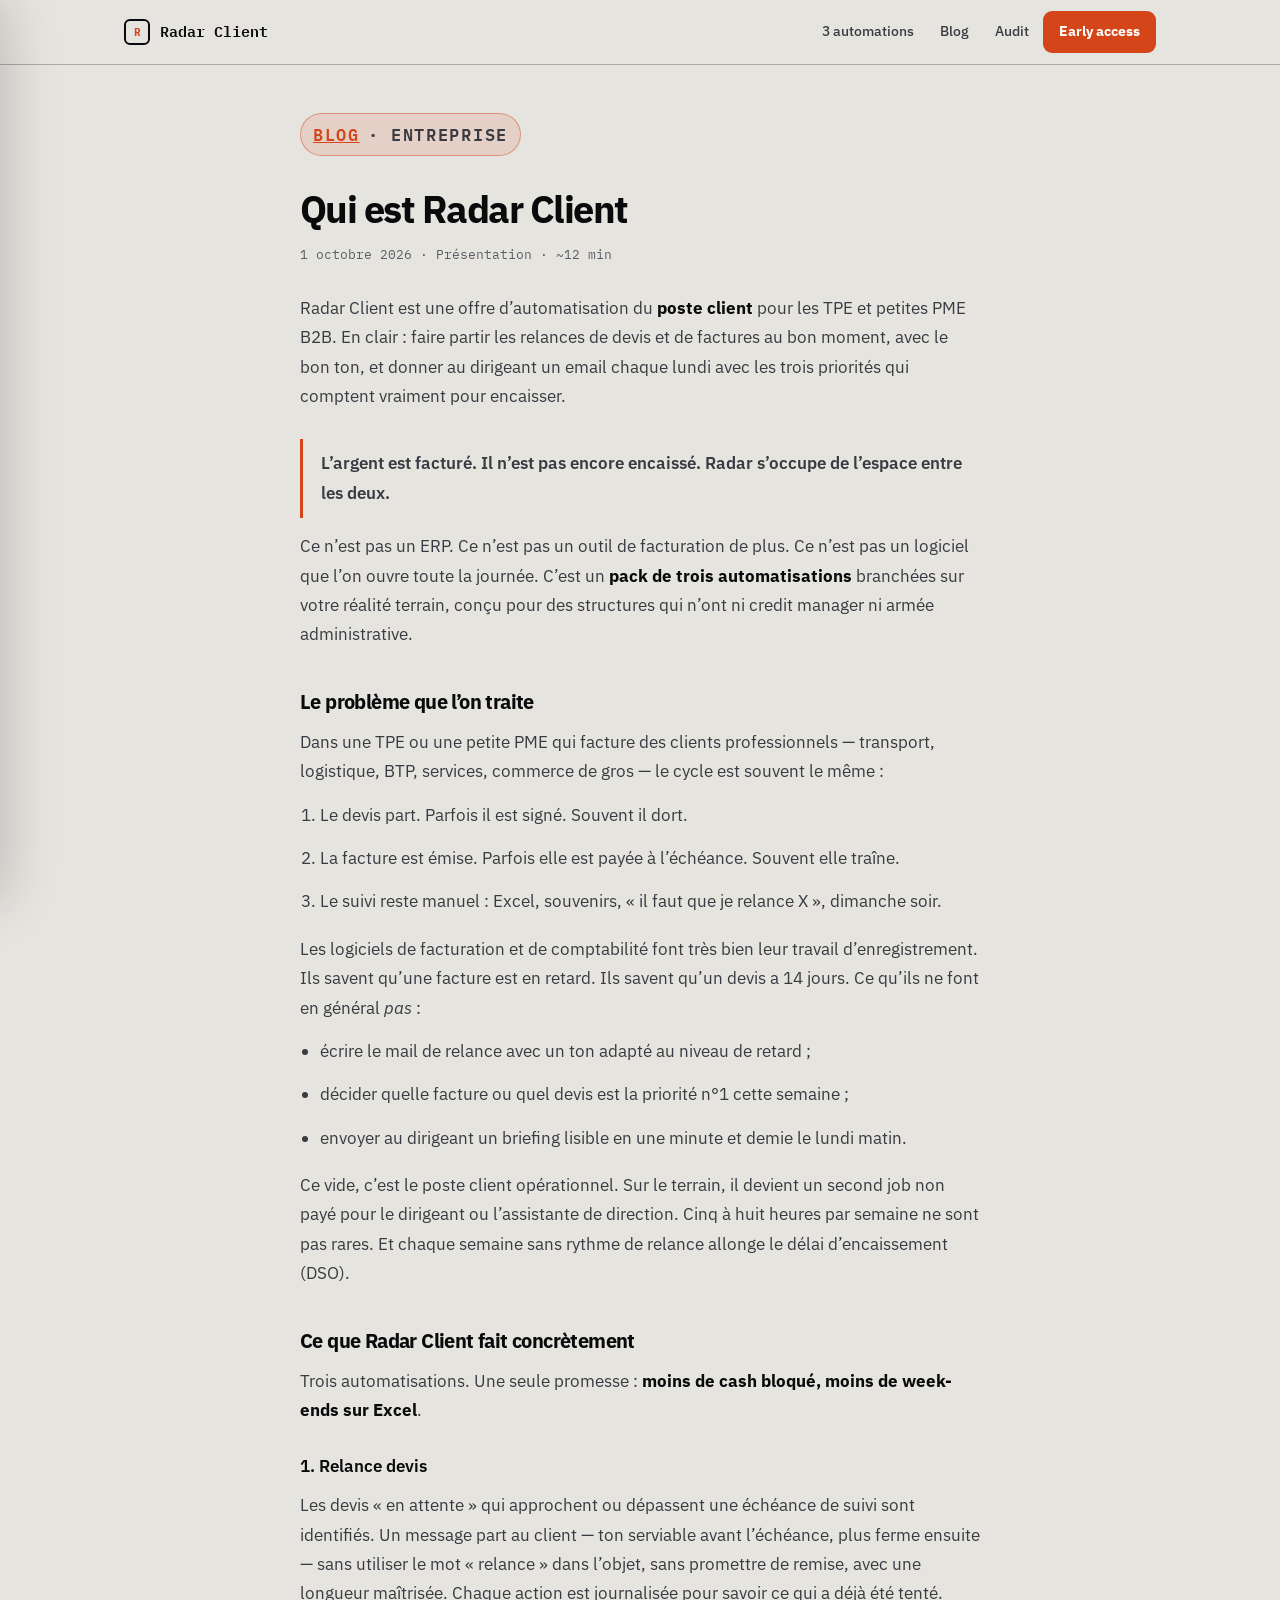
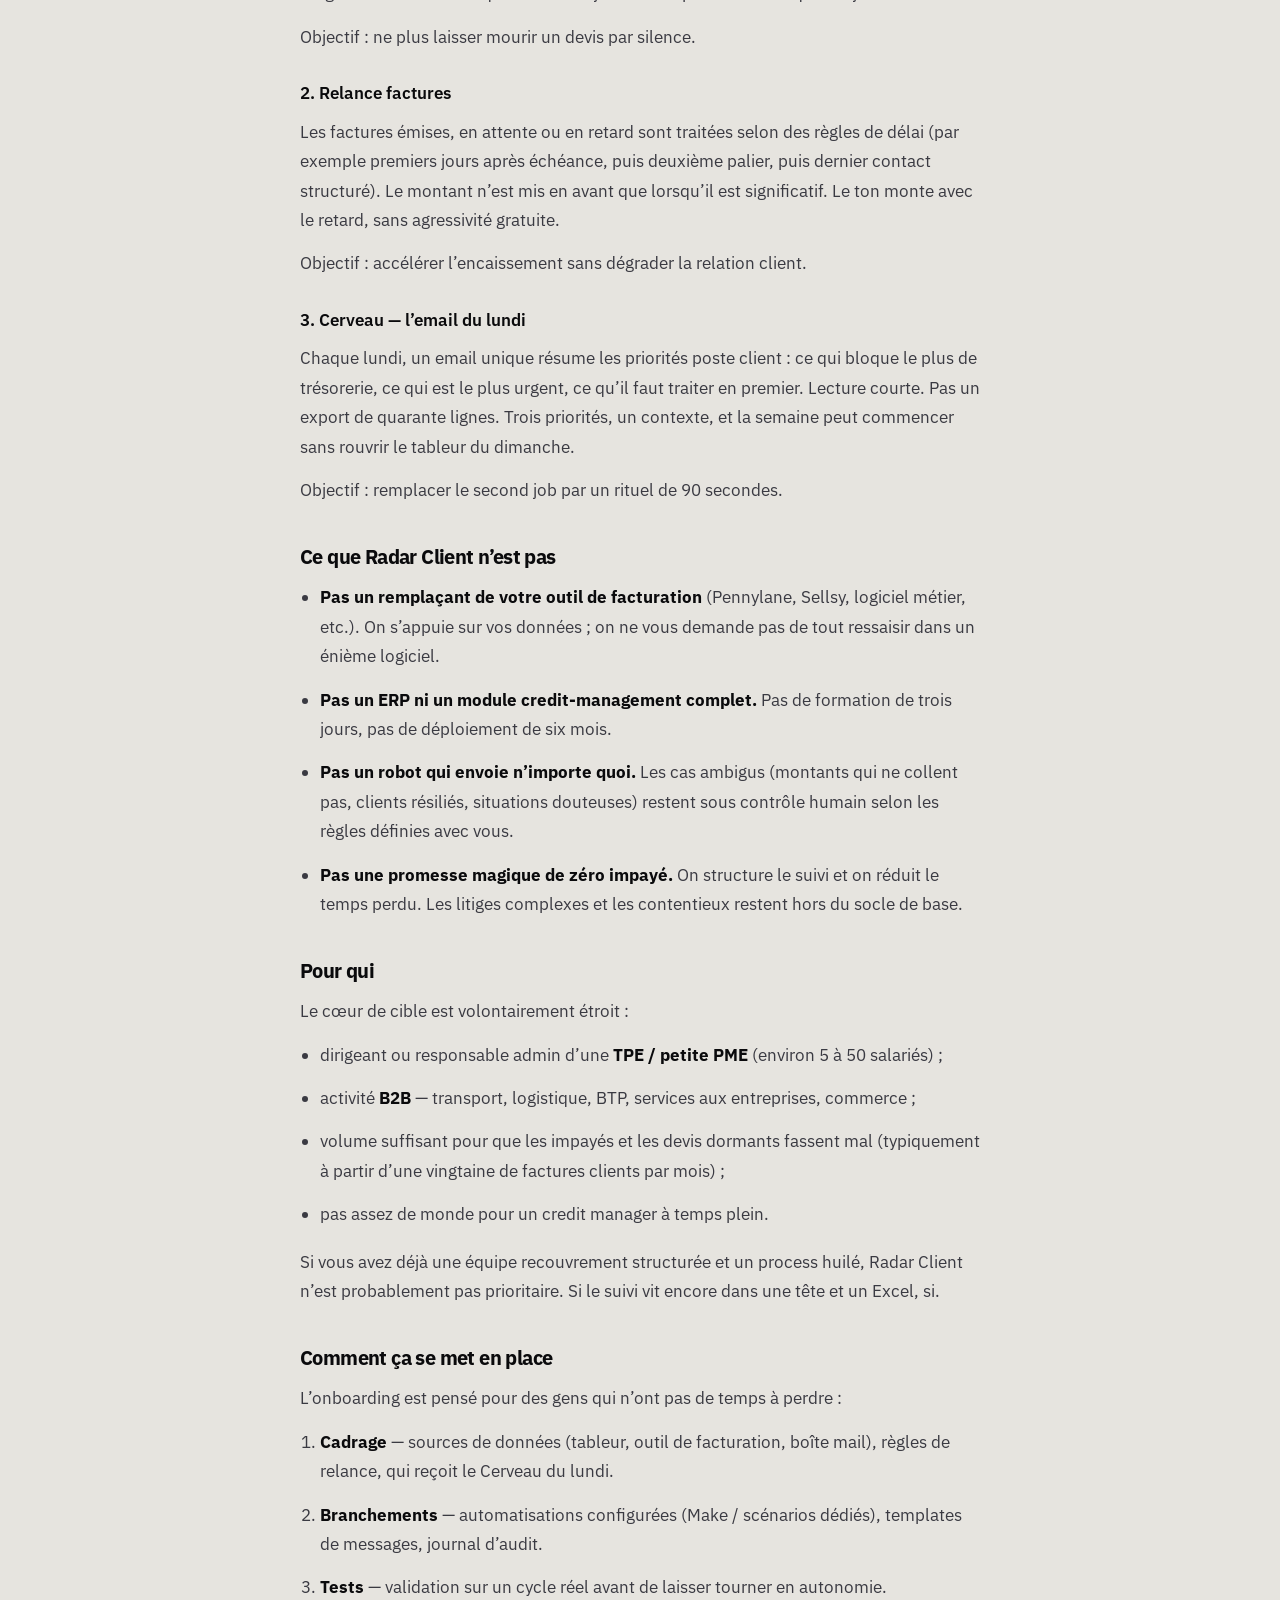
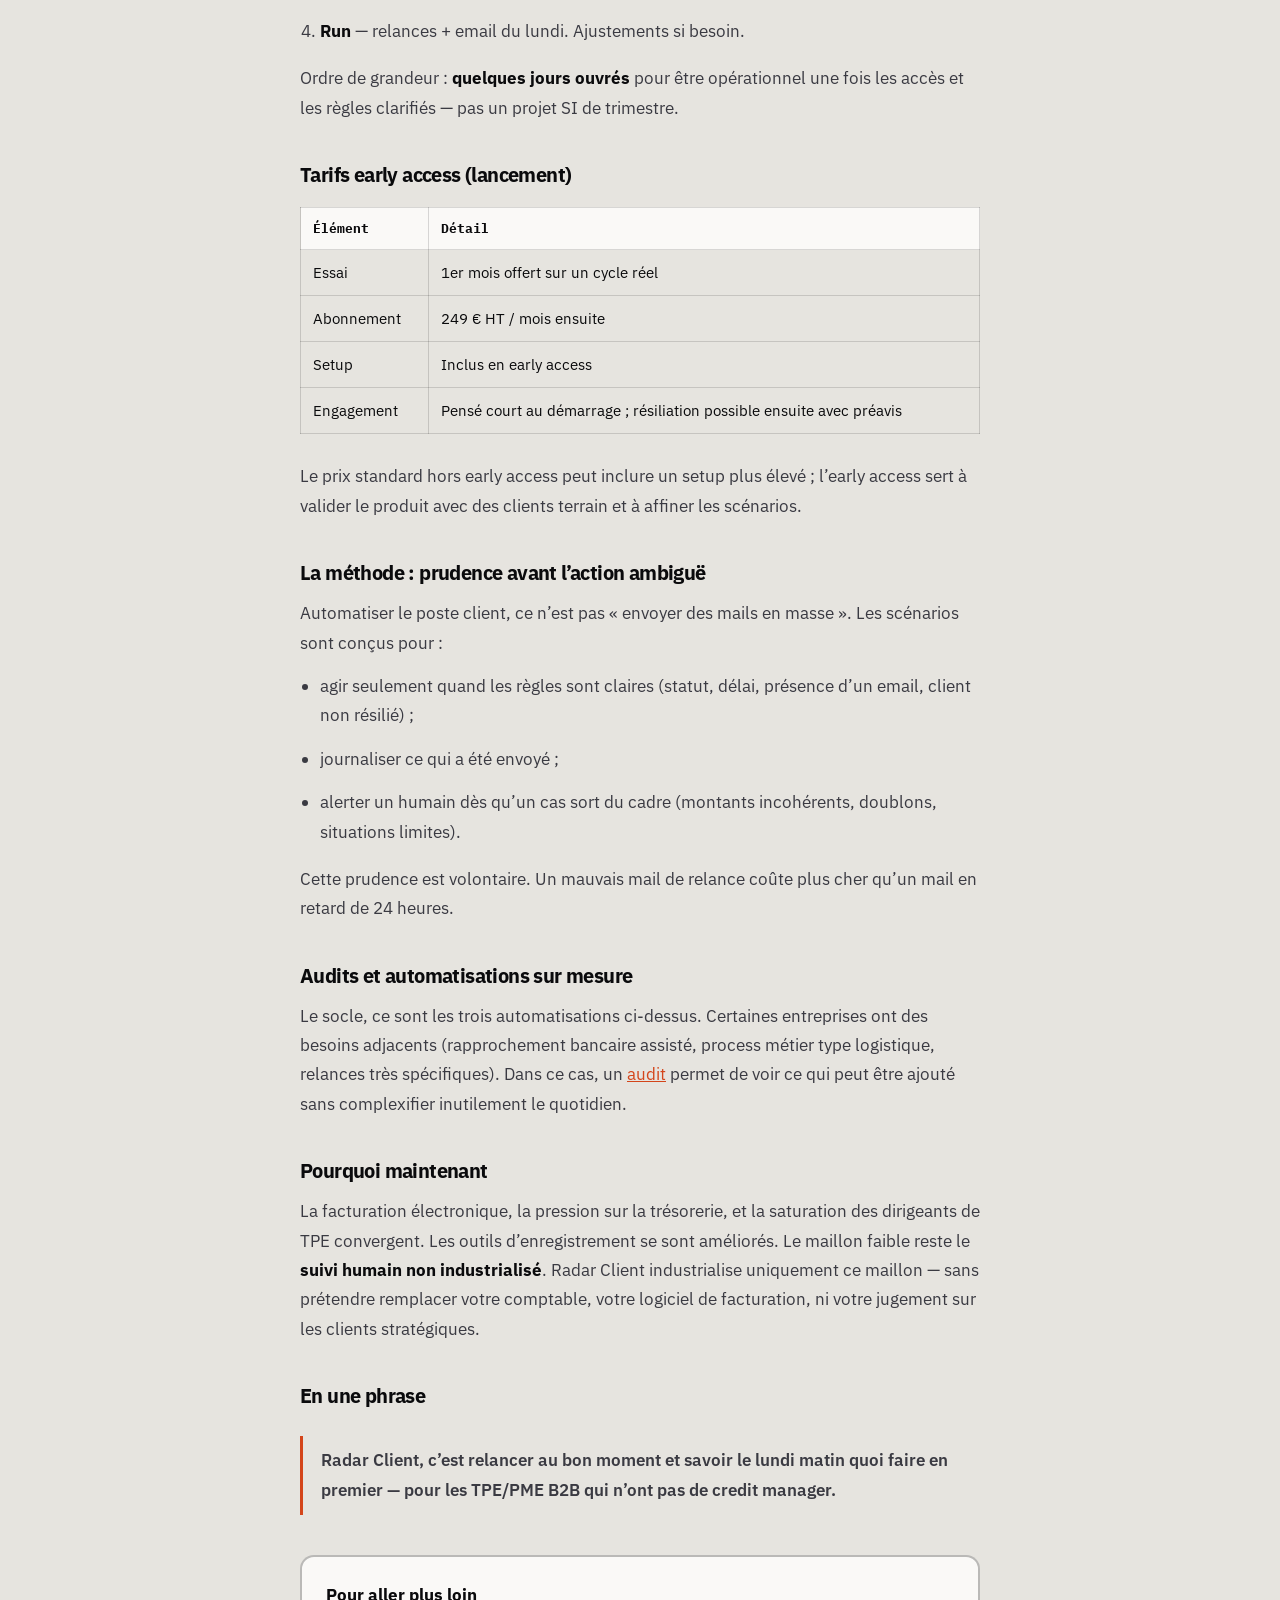
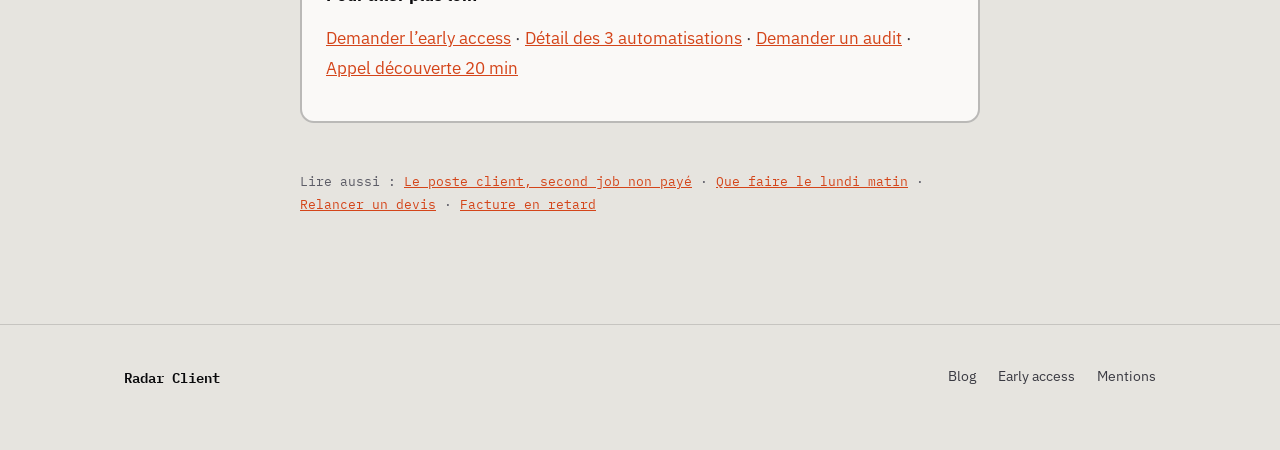
<file: blog/qui-est-radar-client.html>
<!DOCTYPE html>
<html lang="fr">
<head>
<meta charset="UTF-8"/>
<meta name="viewport" content="width=device-width,initial-scale=1,viewport-fit=cover"/>
<title>Qui est Radar Client — automatisation du poste client TPE/PME | Radar Client</title>
<meta name="description" content="Radar Client automatise le poste client des TPE et PME B2B : relance devis, relance factures, email du lundi. Présentation de l'offre, de la méthode et de l'early access."/>
<meta name="robots" content="index,follow,max-image-preview:large"/>
<meta name="author" content="Radar Client"/>
<link rel="canonical" href="https://radar-client-weld.vercel.app/blog/qui-est-radar-client.html"/>
<meta property="og:locale" content="fr_FR"/>
<meta property="og:type" content="article"/>
<meta property="og:site_name" content="Radar Client"/>
<meta property="og:title" content="Qui est Radar Client — automatisation du poste client"/>
<meta property="og:description" content="Relance devis, relance factures, email du lundi : ce que fait Radar Client pour les TPE/PME B2B, pour qui, et comment ça se met en place."/>
<meta property="og:url" content="https://radar-client-weld.vercel.app/blog/qui-est-radar-client.html"/>
<meta property="og:image" content="https://radar-client-weld.vercel.app/og.svg"/>
<meta name="twitter:card" content="summary_large_image"/>
<link rel="icon" href="/favicon.svg" type="image/svg+xml"/>
<link href="https://fonts.googleapis.com/css2?family=IBM+Plex+Mono:wght@400;500;600&family=IBM+Plex+Sans:wght@400;500;600;700&display=swap" rel="stylesheet"/>
<link rel="stylesheet" href="/styles.css"/>
<style>
.article{max-width:680px;margin:0 auto;padding:48px 0 80px}
.article h1{font-size:clamp(1.75rem,3.5vw,2.35rem);margin:16px 0 12px;line-height:1.2}
.article .meta{font-family:var(--mono);font-size:.8rem;color:var(--soft);margin-bottom:28px}
.article h2{font-size:1.25rem;margin:40px 0 14px}
.article h3{font-size:1.05rem;margin:28px 0 10px}
.article p,.article li{color:var(--muted);font-size:1.05rem;line-height:1.75;margin-bottom:14px}
.article ul,.article ol{padding-left:1.25em;margin-bottom:18px}
.article a{color:var(--accent);text-decoration:underline}
.article strong{color:var(--ink)}
.cta-box{margin-top:40px;padding:24px;border:2px solid var(--border-strong);border-radius:14px;background:var(--surface)}
.pull{border-left:3px solid var(--accent);padding:10px 0 10px 18px;margin:28px 0;font-size:1.12rem;color:var(--ink);font-weight:600;line-height:1.45}
.table-like{width:100%;border-collapse:collapse;margin:20px 0 28px;font-size:.95rem}
.table-like th,.table-like td{border:1px solid var(--border);padding:10px 12px;text-align:left}
.table-like th{background:var(--surface);color:var(--ink);font-family:var(--mono);font-size:.8rem}
</style>
<script type="application/ld+json">
{
  "@context": "https://schema.org",
  "@type": "Article",
  "headline": "Qui est Radar Client — automatisation du poste client TPE/PME",
  "description": "Présentation de Radar Client : offre, méthode, public cible et early access.",
  "datePublished": "2026-10-01",
  "dateModified": "2026-10-01",
  "author": {"@type": "Organization", "name": "Radar Client"},
  "publisher": {"@type": "Organization", "name": "Radar Client", "url": "https://radar-client-weld.vercel.app"},
  "mainEntityOfPage": "https://radar-client-weld.vercel.app/blog/qui-est-radar-client.html"
}
</script>
</head>
<body>
<div class="nav-overlay" id="navOverlay"></div>
<aside class="nav-drawer" id="navDrawer" aria-label="Menu">
  <p class="nav-drawer-label">Navigation</p>
  <a href="/" style="--i:0">Accueil</a>
  <a href="/automations.html" style="--i:1">3 automatisations</a>
  <a href="/blog/" style="--i:2">Blog</a>
  <a href="/audit.html" style="--i:3">Audit</a>
  <a href="/early-access.html" style="--i:4">Early access</a>
</aside>
<nav>
  <div class="nav-inner">
    <a href="/" class="logo"><span class="logo-mark" aria-hidden="true">R</span> Radar Client</a>
    <button class="nav-toggle" type="button" id="navToggle" aria-label="Ouvrir le menu" aria-expanded="false"><span></span><span></span><span></span></button>
    <div class="nav-desk">
      <a href="/automations.html">3 automations</a>
      <a href="/blog/">Blog</a>
      <a href="/audit.html">Audit</a>
      <a class="nav-cta" href="/early-access.html">Early access</a>
    </div>
  </div>
</nav>
<main>
<article class="article wrap">
  <p class="eyebrow"><a href="/blog/">Blog</a> · Entreprise</p>
  <h1>Qui est Radar Client</h1>
  <p class="meta">1 octobre 2026 · Présentation · ~12 min</p>

  <p>Radar Client est une offre d’automatisation du <strong>poste client</strong> pour les TPE et petites PME B2B. En clair : faire partir les relances de devis et de factures au bon moment, avec le bon ton, et donner au dirigeant un email chaque lundi avec les trois priorités qui comptent vraiment pour encaisser.</p>

  <p class="pull">L’argent est facturé. Il n’est pas encore encaissé. Radar s’occupe de l’espace entre les deux.</p>

  <p>Ce n’est pas un ERP. Ce n’est pas un outil de facturation de plus. Ce n’est pas un logiciel que l’on ouvre toute la journée. C’est un <strong>pack de trois automatisations</strong> branchées sur votre réalité terrain, conçu pour des structures qui n’ont ni credit manager ni armée administrative.</p>

  <h2>Le problème que l’on traite</h2>
  <p>Dans une TPE ou une petite PME qui facture des clients professionnels — transport, logistique, BTP, services, commerce de gros — le cycle est souvent le même :</p>
  <ol>
    <li>Le devis part. Parfois il est signé. Souvent il dort.</li>
    <li>La facture est émise. Parfois elle est payée à l’échéance. Souvent elle traîne.</li>
    <li>Le suivi reste manuel : Excel, souvenirs, « il faut que je relance X », dimanche soir.</li>
  </ol>
  <p>Les logiciels de facturation et de comptabilité font très bien leur travail d’enregistrement. Ils savent qu’une facture est en retard. Ils savent qu’un devis a 14 jours. Ce qu’ils ne font en général <em>pas</em> :</p>
  <ul>
    <li>écrire le mail de relance avec un ton adapté au niveau de retard ;</li>
    <li>décider quelle facture ou quel devis est la priorité n°1 cette semaine ;</li>
    <li>envoyer au dirigeant un briefing lisible en une minute et demie le lundi matin.</li>
  </ul>
  <p>Ce vide, c’est le poste client opérationnel. Sur le terrain, il devient un second job non payé pour le dirigeant ou l’assistante de direction. Cinq à huit heures par semaine ne sont pas rares. Et chaque semaine sans rythme de relance allonge le délai d’encaissement (DSO).</p>

  <h2>Ce que Radar Client fait concrètement</h2>
  <p>Trois automatisations. Une seule promesse : <strong>moins de cash bloqué, moins de week-ends sur Excel</strong>.</p>

  <h3>1. Relance devis</h3>
  <p>Les devis « en attente » qui approchent ou dépassent une échéance de suivi sont identifiés. Un message part au client — ton serviable avant l’échéance, plus ferme ensuite — sans utiliser le mot « relance » dans l’objet, sans promettre de remise, avec une longueur maîtrisée. Chaque action est journalisée pour savoir ce qui a déjà été tenté.</p>
  <p>Objectif : ne plus laisser mourir un devis par silence.</p>

  <h3>2. Relance factures</h3>
  <p>Les factures émises, en attente ou en retard sont traitées selon des règles de délai (par exemple premiers jours après échéance, puis deuxième palier, puis dernier contact structuré). Le montant n’est mis en avant que lorsqu’il est significatif. Le ton monte avec le retard, sans agressivité gratuite.</p>
  <p>Objectif : accélérer l’encaissement sans dégrader la relation client.</p>

  <h3>3. Cerveau — l’email du lundi</h3>
  <p>Chaque lundi, un email unique résume les priorités poste client : ce qui bloque le plus de trésorerie, ce qui est le plus urgent, ce qu’il faut traiter en premier. Lecture courte. Pas un export de quarante lignes. Trois priorités, un contexte, et la semaine peut commencer sans rouvrir le tableur du dimanche.</p>
  <p>Objectif : remplacer le second job par un rituel de 90 secondes.</p>

  <h2>Ce que Radar Client n’est pas</h2>
  <ul>
    <li><strong>Pas un remplaçant de votre outil de facturation</strong> (Pennylane, Sellsy, logiciel métier, etc.). On s’appuie sur vos données ; on ne vous demande pas de tout ressaisir dans un énième logiciel.</li>
    <li><strong>Pas un ERP ni un module credit-management complet.</strong> Pas de formation de trois jours, pas de déploiement de six mois.</li>
    <li><strong>Pas un robot qui envoie n’importe quoi.</strong> Les cas ambigus (montants qui ne collent pas, clients résiliés, situations douteuses) restent sous contrôle humain selon les règles définies avec vous.</li>
    <li><strong>Pas une promesse magique de zéro impayé.</strong> On structure le suivi et on réduit le temps perdu. Les litiges complexes et les contentieux restent hors du socle de base.</li>
  </ul>

  <h2>Pour qui</h2>
  <p>Le cœur de cible est volontairement étroit :</p>
  <ul>
    <li>dirigeant ou responsable admin d’une <strong>TPE / petite PME</strong> (environ 5 à 50 salariés) ;</li>
    <li>activité <strong>B2B</strong> — transport, logistique, BTP, services aux entreprises, commerce ;</li>
    <li>volume suffisant pour que les impayés et les devis dormants fassent mal (typiquement à partir d’une vingtaine de factures clients par mois) ;</li>
    <li>pas assez de monde pour un credit manager à temps plein.</li>
  </ul>
  <p>Si vous avez déjà une équipe recouvrement structurée et un process huilé, Radar Client n’est probablement pas prioritaire. Si le suivi vit encore dans une tête et un Excel, si.</p>

  <h2>Comment ça se met en place</h2>
  <p>L’onboarding est pensé pour des gens qui n’ont pas de temps à perdre :</p>
  <ol>
    <li><strong>Cadrage</strong> — sources de données (tableur, outil de facturation, boîte mail), règles de relance, qui reçoit le Cerveau du lundi.</li>
    <li><strong>Branchements</strong> — automatisations configurées (Make / scénarios dédiés), templates de messages, journal d’audit.</li>
    <li><strong>Tests</strong> — validation sur un cycle réel avant de laisser tourner en autonomie.</li>
    <li><strong>Run</strong> — relances + email du lundi. Ajustements si besoin.</li>
  </ol>
  <p>Ordre de grandeur : <strong>quelques jours ouvrés</strong> pour être opérationnel une fois les accès et les règles clarifiés — pas un projet SI de trimestre.</p>

  <h2>Tarifs early access (lancement)</h2>
  <table class="table-like">
    <thead>
      <tr><th>Élément</th><th>Détail</th></tr>
    </thead>
    <tbody>
      <tr><td>Essai</td><td>1er mois offert sur un cycle réel</td></tr>
      <tr><td>Abonnement</td><td>249 € HT / mois ensuite</td></tr>
      <tr><td>Setup</td><td>Inclus en early access</td></tr>
      <tr><td>Engagement</td><td>Pensé court au démarrage ; résiliation possible ensuite avec préavis</td></tr>
    </tbody>
  </table>
  <p>Le prix standard hors early access peut inclure un setup plus élevé ; l’early access sert à valider le produit avec des clients terrain et à affiner les scénarios.</p>

  <h2>La méthode : prudence avant l’action ambiguë</h2>
  <p>Automatiser le poste client, ce n’est pas « envoyer des mails en masse ». Les scénarios sont conçus pour :</p>
  <ul>
    <li>agir seulement quand les règles sont claires (statut, délai, présence d’un email, client non résilié) ;</li>
    <li>journaliser ce qui a été envoyé ;</li>
    <li>alerter un humain dès qu’un cas sort du cadre (montants incohérents, doublons, situations limites).</li>
  </ul>
  <p>Cette prudence est volontaire. Un mauvais mail de relance coûte plus cher qu’un mail en retard de 24 heures.</p>

  <h2>Audits et automatisations sur mesure</h2>
  <p>Le socle, ce sont les trois automatisations ci-dessus. Certaines entreprises ont des besoins adjacents (rapprochement bancaire assisté, process métier type logistique, relances très spécifiques). Dans ce cas, un <a href="/audit.html">audit</a> permet de voir ce qui peut être ajouté sans complexifier inutilement le quotidien.</p>

  <h2>Pourquoi maintenant</h2>
  <p>La facturation électronique, la pression sur la trésorerie, et la saturation des dirigeants de TPE convergent. Les outils d’enregistrement se sont améliorés. Le maillon faible reste le <strong>suivi humain non industrialisé</strong>. Radar Client industrialise uniquement ce maillon — sans prétendre remplacer votre comptable, votre logiciel de facturation, ni votre jugement sur les clients stratégiques.</p>

  <h2>En une phrase</h2>
  <p class="pull">Radar Client, c’est relancer au bon moment et savoir le lundi matin quoi faire en premier — pour les TPE/PME B2B qui n’ont pas de credit manager.</p>

  <div class="cta-box">
    <p><strong>Pour aller plus loin</strong></p>
    <p>
      <a href="/early-access.html">Demander l’early access</a> ·
      <a href="/automations.html">Détail des 3 automatisations</a> ·
      <a href="/audit.html">Demander un audit</a> ·
      <a href="https://calendly.com/toujourspresent17/radar-client-appel-decouverte-20-min" target="_blank" rel="noopener">Appel découverte 20 min</a>
    </p>
  </div>

  <p class="meta" style="margin-top:48px">Lire aussi :
    <a href="/blog/poste-client-second-job.html">Le poste client, second job non payé</a> ·
    <a href="/blog/lundi-matin-poste-client.html">Que faire le lundi matin</a> ·
    <a href="/blog/relancer-un-devis.html">Relancer un devis</a> ·
    <a href="/blog/facture-en-retard.html">Facture en retard</a>
  </p>
</article>
</main>
<footer>
  <div class="wrap footer-inner">
    <div class="footer-brand">Radar Client</div>
    <div class="footer-links">
      <a href="/blog/">Blog</a>
      <a href="/early-access.html">Early access</a>
      <a href="/mentions.html">Mentions</a>
    </div>
  </div>
</footer>
<script src="/app.js"></script>
</body>
</html>
</file>
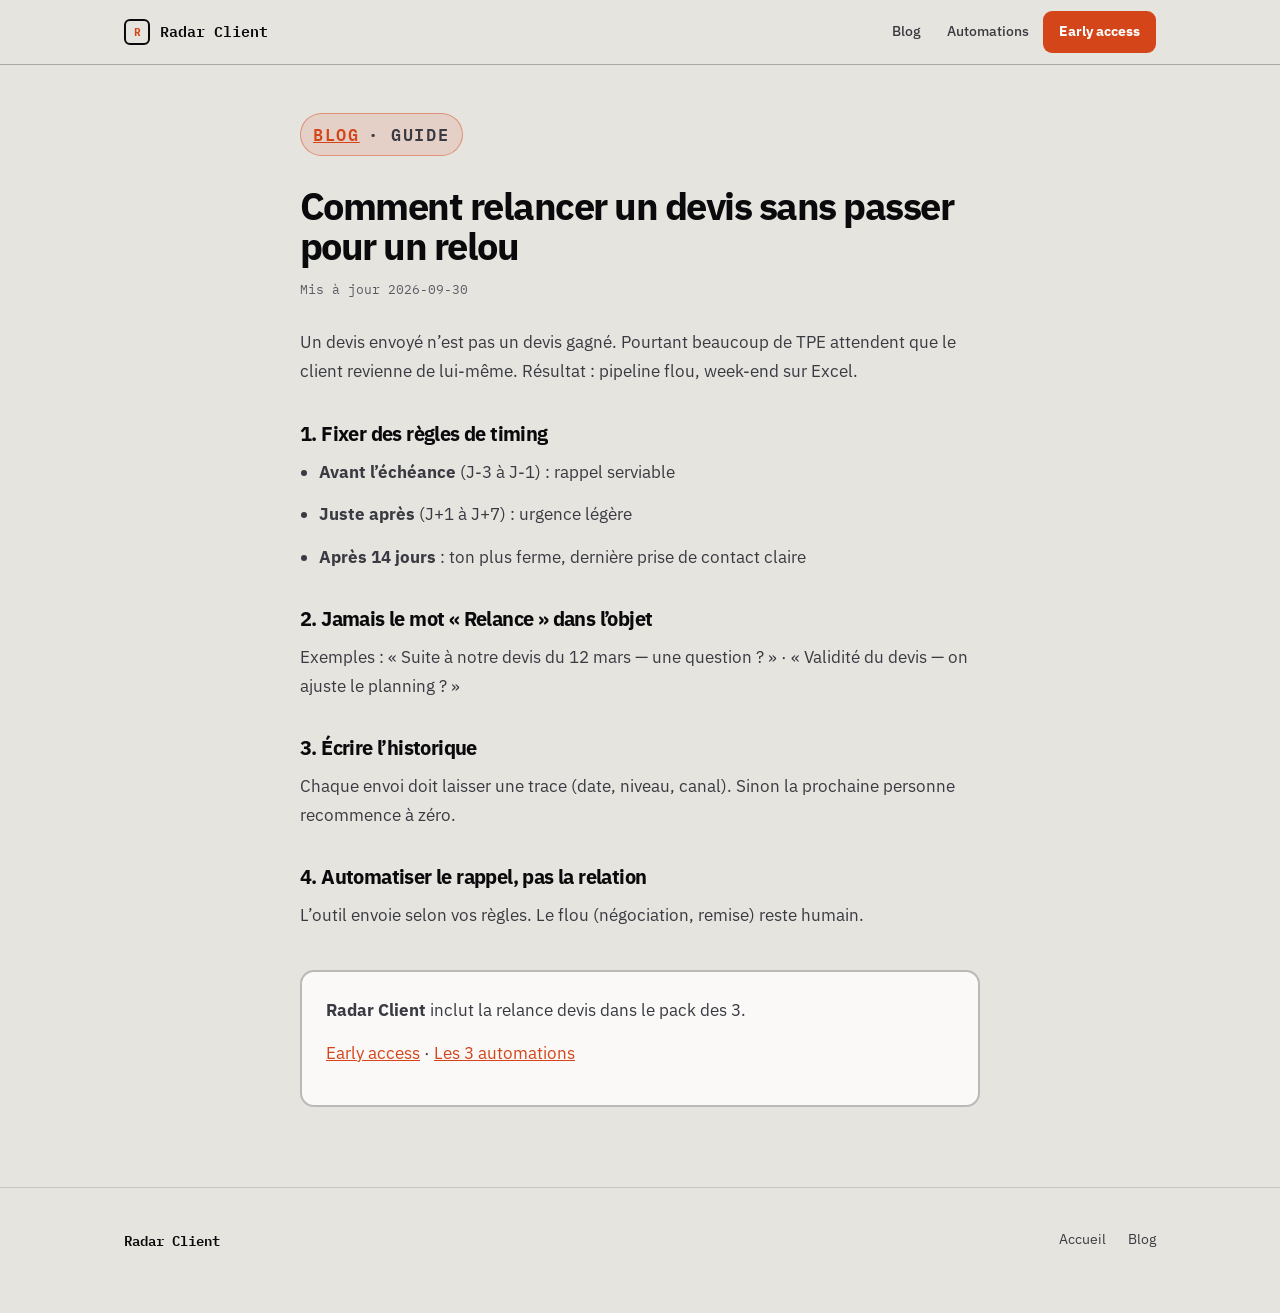
<file: blog/relancer-un-devis.html>
<!DOCTYPE html>
<html lang="fr">
<head>
<meta charset="UTF-8"/>
<meta name="viewport" content="width=device-width,initial-scale=1"/>
<title>Comment relancer un devis sans passer pour un relou | Radar Client</title>
<meta name="description" content="Process concret pour relancer un devis B2B : timing, ton, objet d'email. Pour dirigeants TPE/PME."/>
<link rel="canonical" href="https://radar-client-weld.vercel.app/blog/relancer-un-devis.html"/>
<meta property="og:title" content="Comment relancer un devis sans passer pour un relou"/>
<meta property="og:url" content="https://radar-client-weld.vercel.app/blog/relancer-un-devis.html"/>
<meta property="og:image" content="https://radar-client-weld.vercel.app/og.svg"/>
<link rel="icon" href="/favicon.svg" type="image/svg+xml"/>
<link href="https://fonts.googleapis.com/css2?family=IBM+Plex+Mono:wght@400;500;600&family=IBM+Plex+Sans:wght@400;500;600;700&display=swap" rel="stylesheet"/>
<link rel="stylesheet" href="/styles.css"/>
<style>.article{max-width:680px;margin:0 auto;padding:48px 0 80px}.article h1{font-size:clamp(1.75rem,3.5vw,2.35rem);margin:16px 0 12px}.article .meta{font-family:var(--mono);font-size:.8rem;color:var(--soft);margin-bottom:28px}.article h2{font-size:1.25rem;margin:36px 0 12px}.article p,.article li{color:var(--muted);font-size:1.05rem;line-height:1.7;margin-bottom:14px}.article ul{padding-left:1.2em;margin-bottom:16px}.article a{color:var(--accent);text-decoration:underline}.cta-box{margin-top:40px;padding:24px;border:2px solid var(--border-strong);border-radius:14px;background:var(--surface)}</style>
</head>
<body>
<nav><div class="nav-inner"><a href="/" class="logo"><span class="logo-mark">R</span> Radar Client</a>
<div class="nav-desk"><a href="/blog/">Blog</a><a href="/automations.html">Automations</a><a class="nav-cta" href="/early-access.html">Early access</a></div></div></nav>
<main><article class="article wrap">
<p class="eyebrow"><a href="/blog/">Blog</a> · Guide</p>
<h1>Comment relancer un devis sans passer pour un relou</h1>
<p class="meta">Mis à jour 2026-09-30</p>
<p>Un devis envoyé n’est pas un devis gagné. Pourtant beaucoup de TPE attendent que le client revienne de lui-même. Résultat : pipeline flou, week-end sur Excel.</p>
<h2>1. Fixer des règles de timing</h2>
<ul>
<li><strong>Avant l’échéance</strong> (J-3 à J-1) : rappel serviable</li>
<li><strong>Juste après</strong> (J+1 à J+7) : urgence légère</li>
<li><strong>Après 14 jours</strong> : ton plus ferme, dernière prise de contact claire</li>
</ul>
<h2>2. Jamais le mot « Relance » dans l’objet</h2>
<p>Exemples : « Suite à notre devis du 12 mars — une question ? » · « Validité du devis — on ajuste le planning ? »</p>
<h2>3. Écrire l’historique</h2>
<p>Chaque envoi doit laisser une trace (date, niveau, canal). Sinon la prochaine personne recommence à zéro.</p>
<h2>4. Automatiser le rappel, pas la relation</h2>
<p>L’outil envoie selon vos règles. Le flou (négociation, remise) reste humain.</p>
<div class="cta-box">
<p><strong>Radar Client</strong> inclut la relance devis dans le pack des 3.</p>
<p><a href="/early-access.html">Early access</a> · <a href="/automations.html">Les 3 automations</a></p>
</div>
</article></main>
<footer><div class="wrap footer-inner"><div class="footer-brand">Radar Client</div>
<div class="footer-links"><a href="/">Accueil</a><a href="/blog/">Blog</a></div></div></footer>
<script src="/app.js"></script>
</body></html>
</file>
<file: styles.css>
/* Radar Client design system */
:root{
  --bg:#e6e4df;--bg-soft:#efece7;--surface:#faf9f7;--ink:#0a0a0c;
  --border:rgba(0,0,0,.14);--border-strong:rgba(0,0,0,.26);
  --text:#0a0a0c;--muted:#3a3a42;--soft:#5c5c66;
  --accent:#d4451a;--accent-dim:rgba(212,69,26,.12);--accent-line:rgba(212,69,26,.45);
  --shadow:0 1px 2px rgba(0,0,0,.05),0 14px 40px rgba(0,0,0,.09);
  --font:"IBM Plex Sans",system-ui,sans-serif;--mono:"IBM Plex Mono",ui-monospace,monospace;
  --r:14px;--max:1080px;--nav:64px;--ease:cubic-bezier(.22,1,.36,1);
}
*{box-sizing:border-box;margin:0;padding:0}
html{scroll-behavior:smooth}
body{font-family:var(--font);background:var(--bg);color:var(--text);line-height:1.65;-webkit-font-smoothing:antialiased;overflow-x:hidden;min-height:100vh}
body.menu-open{overflow:hidden}
a{color:inherit;text-decoration:none}
.wrap{width:100%;max-width:var(--max);margin:0 auto;padding:0 24px}
nav{position:sticky;top:0;z-index:100;background:rgba(230,228,223,.94);backdrop-filter:blur(18px);-webkit-backdrop-filter:blur(18px);border-bottom:1px solid var(--border-strong)}
.nav-inner{display:flex;align-items:center;justify-content:space-between;height:var(--nav);max-width:var(--max);margin:0 auto;padding:0 24px}
.logo{font-family:var(--mono);font-weight:600;font-size:.95rem;display:flex;align-items:center;gap:10px;z-index:120}
.logo-mark{width:26px;height:26px;border:2px solid var(--text);border-radius:6px;display:grid;place-items:center;font-size:11px;font-weight:700;color:var(--accent);position:relative;overflow:hidden}
.logo-mark::after{content:"";position:absolute;inset:0;background:linear-gradient(120deg,transparent 30%,rgba(212,69,26,.25) 50%,transparent 70%);transform:translateX(-100%);animation:shimmer 3.5s ease-in-out infinite}
@keyframes shimmer{0%,100%{transform:translateX(-100%)}50%{transform:translateX(100%)}}
.nav-desk{display:flex;align-items:center;gap:2px}
.nav-desk a{font-size:.875rem;font-weight:500;color:var(--muted);padding:8px 12px;border-radius:8px;transition:.2s}
.nav-desk a:hover,.nav-desk a.active{color:var(--text);background:rgba(0,0,0,.05)}
.nav-cta{background:var(--accent)!important;color:#fff!important;font-weight:700!important;padding:9px 16px!important;border-radius:9px!important}
.nav-cta:hover{filter:brightness(1.07)!important}
.nav-toggle{display:none;z-index:120;width:44px;height:44px;border:1.5px solid var(--border-strong);border-radius:10px;background:var(--surface);cursor:pointer;position:relative}
.nav-toggle span{position:absolute;left:11px;right:11px;height:2px;background:var(--text);border-radius:1px;transition:.35s var(--ease)}
.nav-toggle span:nth-child(1){top:15px}.nav-toggle span:nth-child(2){top:21px}.nav-toggle span:nth-child(3){top:27px}
.nav-toggle.is-open span:nth-child(1){top:21px;transform:rotate(45deg)}
.nav-toggle.is-open span:nth-child(2){opacity:0;transform:scaleX(0)}
.nav-toggle.is-open span:nth-child(3){top:21px;transform:rotate(-45deg)}
.nav-overlay{position:fixed;inset:0;z-index:105;background:rgba(10,10,12,.48);opacity:0;visibility:hidden;pointer-events:none;transition:.35s var(--ease)}
.nav-overlay.is-open{opacity:1;visibility:visible;pointer-events:auto}
.nav-drawer{position:fixed;top:0;left:0;bottom:0;z-index:110;width:min(300px,86vw);background:var(--surface);border-right:2px solid var(--border-strong);box-shadow:20px 0 50px rgba(0,0,0,.18);transform:translateX(-105%);transition:transform .4s var(--ease);display:flex;flex-direction:column;padding:calc(var(--nav)+8px) 0 28px;overflow-y:auto}
.nav-drawer.is-open{transform:translateX(0)}
.nav-drawer-label{font-family:var(--mono);font-size:.68rem;letter-spacing:.14em;text-transform:uppercase;color:var(--soft);padding:8px 24px 14px;font-weight:600}
.nav-drawer a{display:flex;padding:14px 24px;font-size:1.05rem;font-weight:500;color:var(--muted);border-left:3px solid transparent;opacity:0;transform:translateX(-12px);transition:.25s var(--ease)}
.nav-drawer.is-open a{opacity:1;transform:translateX(0);transition-delay:calc(var(--i,0)*.05s + .1s)}
.nav-drawer a:hover{background:var(--bg);color:var(--text);border-left-color:var(--accent)}
.nav-drawer .drawer-cta{margin:18px 24px 0;justify-content:center;background:var(--accent);color:#fff!important;border:none!important;border-radius:10px;font-weight:700;padding:14px}
.nav-drawer-foot{margin-top:auto;padding:20px 24px 0;border-top:1px solid var(--border);font-size:.78rem;color:var(--soft);font-family:var(--mono)}
.eyebrow{display:inline-flex;align-items:center;gap:8px;font-family:var(--mono);font-size:.72rem;letter-spacing:.1em;text-transform:uppercase;color:var(--accent);font-weight:600;padding:6px 12px;border:1.5px solid var(--accent-line);border-radius:999px;background:var(--accent-dim)}
h1{font-size:clamp(2.15rem,5vw,3.15rem);font-weight:700;letter-spacing:-.04em;line-height:1.08}
h1 em{font-style:italic;font-weight:600;color:var(--accent)}
h2{font-size:clamp(1.5rem,2.8vw,2.05rem);font-weight:700;letter-spacing:-.03em;line-height:1.2;margin-bottom:12px}
h3{font-size:1.08rem;font-weight:600;margin-bottom:8px}
.lead{font-size:1.12rem;color:var(--muted);max-width:540px}
.section-label{font-family:var(--mono);font-size:.7rem;letter-spacing:.14em;text-transform:uppercase;color:var(--accent);margin-bottom:12px;font-weight:600}
.hero{position:relative;padding:100px 0 88px;overflow:hidden}
.hero-bg{position:absolute;inset:0;pointer-events:none;opacity:.28}
#matrix{width:100%;height:100%;display:block}
.hero-inner{position:relative;z-index:2;max-width:720px}
.hero .eyebrow{margin-bottom:22px;animation:fadeUp .7s var(--ease) both}
.hero h1{margin-bottom:18px;animation:fadeUp .7s var(--ease) .06s both}
.hero .lead{margin-bottom:12px;animation:fadeUp .7s var(--ease) .12s both}
.hero-note{font-family:var(--mono);font-size:.84rem;color:var(--soft);margin-bottom:32px;animation:fadeUp .7s var(--ease) .18s both}
.hero-actions{display:flex;flex-wrap:wrap;gap:12px;animation:fadeUp .7s var(--ease) .24s both}
.hero-stats{display:grid;grid-template-columns:repeat(3,1fr);gap:12px;margin-top:48px;max-width:560px;animation:fadeUp .7s var(--ease) .32s both}
.stat{background:var(--surface);border:1.5px solid var(--border);border-radius:12px;padding:16px 14px}
.stat-n{font-family:var(--mono);font-size:1.35rem;font-weight:700;color:var(--accent);letter-spacing:-.02em}
.stat-l{font-size:.8rem;color:var(--soft);margin-top:4px;font-family:var(--mono)}
.btn{display:inline-flex;align-items:center;justify-content:center;gap:8px;padding:14px 22px;border-radius:11px;font-weight:600;font-size:.95rem;border:1px solid transparent;cursor:pointer;transition:.2s var(--ease);font-family:var(--font);-webkit-tap-highlight-color:transparent}
.btn:active{transform:scale(.97)}
.btn-primary{background:var(--accent);color:#fff;font-weight:700;box-shadow:0 4px 16px rgba(212,69,26,.28)}
.btn-primary:hover{filter:brightness(1.07)}
.btn-ghost{background:transparent;color:var(--text);border:2px solid var(--border-strong)}
.btn-ghost:hover{background:var(--surface);border-color:var(--text)}
section{padding:88px 0}
.sec-soft{background:var(--bg-soft)}
.grid-3{display:grid;grid-template-columns:repeat(3,1fr);gap:16px}
.grid-2{display:grid;grid-template-columns:repeat(2,1fr);gap:16px}
.card{background:var(--surface);border:1.5px solid var(--border);border-radius:var(--r);padding:28px 24px;box-shadow:var(--shadow);transition:.3s var(--ease)}
.card:hover{border-color:var(--accent-line);transform:translateY(-3px)}
.card p,.card li{color:var(--muted);font-size:.97rem}
.card ul{margin:12px 0 0;padding-left:1.1em}
.card ul li{margin-bottom:5px}
.badge{display:inline-block;font-family:var(--mono);font-size:.68rem;font-weight:600;letter-spacing:.06em;text-transform:uppercase;padding:4px 10px;border-radius:6px;background:var(--accent-dim);color:var(--accent);border:1px solid var(--accent-line);margin-bottom:12px}
.problem{display:grid;grid-template-columns:1fr 1fr;gap:20px;align-items:start}
.problem-list{list-style:none}
.problem-list li{display:flex;gap:12px;padding:14px 0;border-bottom:1px solid var(--border);color:var(--muted)}
.problem-list li:last-child{border-bottom:none}
.problem-list .x{font-family:var(--mono);color:var(--accent);font-weight:700;flex-shrink:0}
.terminal{background:#12141a;color:#c8cdd8;border-radius:14px;overflow:hidden;border:1px solid #2a2e38;box-shadow:var(--shadow);font-family:var(--mono);font-size:.82rem}
.term-bar{display:flex;align-items:center;gap:6px;padding:12px 14px;background:#1a1d26;border-bottom:1px solid #2a2e38}
.term-dot{width:10px;height:10px;border-radius:50%}
.term-dot.r{background:#ff5f57}.term-dot.y{background:#febc2e}.term-dot.g{background:#28c840}
.term-title{margin-left:8px;color:#6b7280;font-size:.75rem}
.term-body{padding:18px 16px 22px;line-height:1.7;min-height:180px}
.term-body .cmd{color:#7dd3a0}.term-body .out{color:#9ca3af}.term-body .hi{color:var(--accent)}.term-body .ok{color:#34d399}
.cursor{display:inline-block;width:8px;height:1em;background:#7dd3a0;margin-left:2px;animation:blink 1s step-end infinite;vertical-align:text-bottom}
@keyframes blink{50%{opacity:0}}
.steps{display:grid;grid-template-columns:repeat(4,1fr);gap:12px}
.step{background:var(--surface);border:1.5px solid var(--border);border-radius:var(--r);padding:22px 18px}
.step-n{font-family:var(--mono);font-size:.72rem;color:var(--accent);font-weight:600;margin-bottom:10px}
.step h3{font-size:1rem;margin-bottom:6px}.step p{font-size:.9rem;color:var(--muted)}
.price-box{display:flex;flex-wrap:wrap;align-items:center;justify-content:space-between;gap:20px;padding:28px 32px;border:2px solid var(--border-strong);border-radius:16px;background:var(--surface);margin-top:28px}
.price-box .amount{font-size:2rem;font-weight:700;letter-spacing:-.03em;font-family:var(--mono)}
.price-box .amount span{font-size:1rem;font-weight:500;color:var(--soft)}
.panel{background:var(--surface);border:1.5px solid var(--border-strong);border-radius:18px;padding:44px 36px;box-shadow:var(--shadow);max-width:560px}
.form{display:grid;gap:14px}
.form label{font-size:.86rem;font-weight:600;color:var(--muted);display:block;margin-bottom:6px}
.form input,.form select,.form textarea{width:100%;padding:13px 15px;border-radius:9px;border:1.5px solid var(--border);background:#fff;color:var(--text);font-family:var(--font);font-size:1rem;transition:.2s}
.form input:focus,.form select:focus,.form textarea:focus{outline:none;border-color:var(--accent);box-shadow:0 0 0 3px var(--accent-dim)}
.form textarea{min-height:96px;resize:vertical}
.form .btn{width:100%;margin-top:4px}
.hp{position:absolute;left:-9999px;opacity:0;height:0;width:0;overflow:hidden}
.page-head{padding:72px 0 40px}
.page-head .lead{margin-top:12px}
footer{border-top:1.5px solid var(--border);padding:40px 0 56px;font-size:.875rem;color:var(--muted);margin-top:auto}
.footer-inner{display:flex;flex-wrap:wrap;justify-content:space-between;gap:24px}
.footer-brand{font-family:var(--mono);font-weight:600;color:var(--text);margin-bottom:6px}
.footer-links{display:flex;flex-wrap:wrap;gap:14px 22px}
.footer-links a:hover{color:var(--accent)}
.legal{padding:48px 0;font-size:.875rem;color:var(--muted)}
.legal h2{font-size:1.05rem;margin:24px 0 10px;font-family:var(--mono);color:var(--text)}
.legal h2:first-child{margin-top:0}
.legal p,.legal li{margin-bottom:8px;max-width:700px}
.legal ul{padding-left:1.15em}
.reveal{opacity:0;transform:translateY(18px);transition:opacity .65s var(--ease),transform .65s var(--ease)}
.reveal.visible{opacity:1;transform:none}
.reveal-d1{transition-delay:.08s}.reveal-d2{transition-delay:.16s}.reveal-d3{transition-delay:.24s}
.toast{position:fixed;bottom:24px;left:50%;transform:translateX(-50%) translateY(16px);background:#fff;border:2px solid var(--accent);padding:14px 22px;border-radius:11px;font-family:var(--mono);font-size:.88rem;z-index:999;box-shadow:var(--shadow);opacity:0;transition:.35s var(--ease);pointer-events:none}
.toast.show{opacity:1;transform:translateX(-50%) translateY(0)}
@keyframes fadeUp{from{opacity:0;transform:translateY(16px)}to{opacity:1;transform:none}}
@media(max-width:900px){
  .grid-3,.steps,.problem,.hero-stats{grid-template-columns:1fr 1fr}
  .nav-desk{display:none}.nav-toggle{display:block}
}
@media(max-width:640px){
  .wrap{padding:0 18px}.nav-inner{padding:0 16px}
  .grid-3,.grid-2,.steps,.problem,.hero-stats{grid-template-columns:1fr}
  .hero{padding:64px 0 56px}.hero-actions{flex-direction:column;align-items:stretch}.hero-actions .btn{width:100%}
  section{padding:64px 0}.panel{padding:28px 18px}.card:hover{transform:none}
  .price-box{flex-direction:column;align-items:flex-start;padding:24px 20px}
}
@media(prefers-reduced-motion:reduce){
  *,*::before,*::after{animation-duration:.01ms!important;transition-duration:.01ms!important}
  .reveal{opacity:1;transform:none}
  .logo-mark::after{animation:none}
}
</file>
